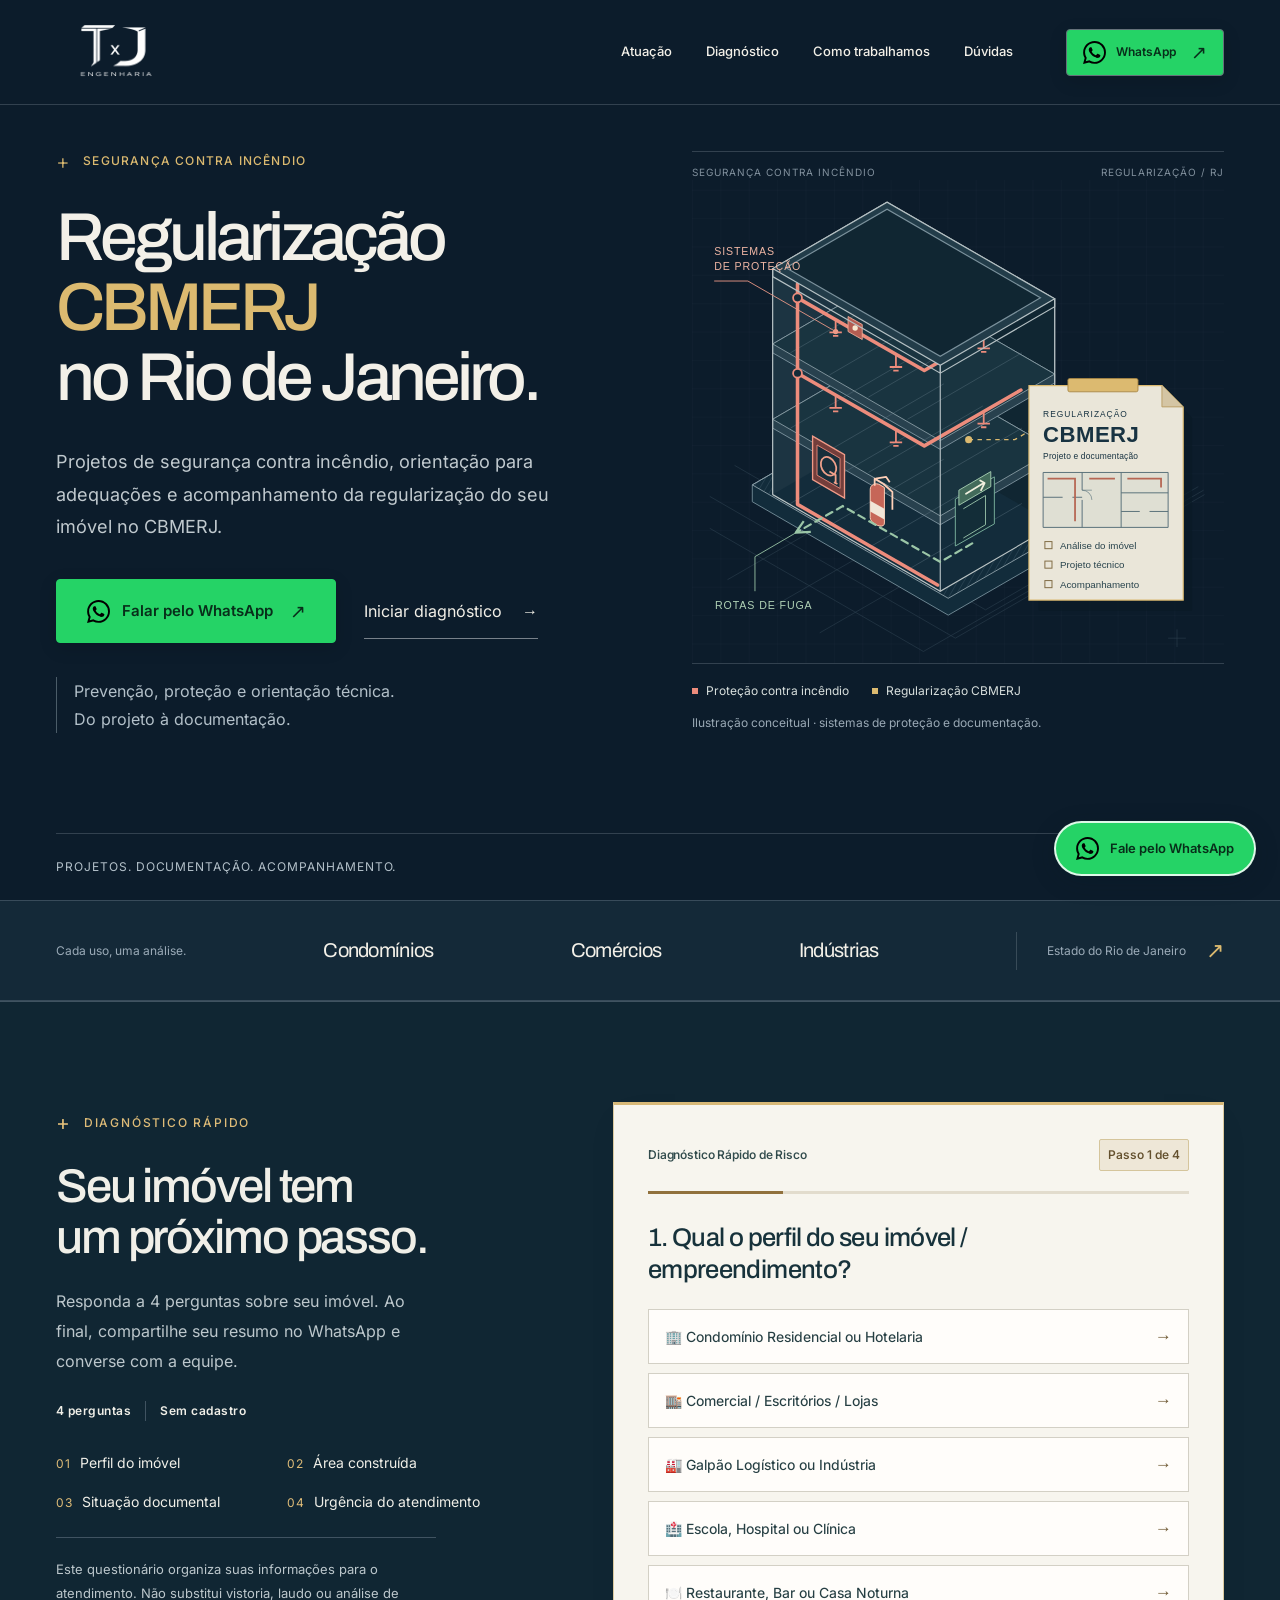
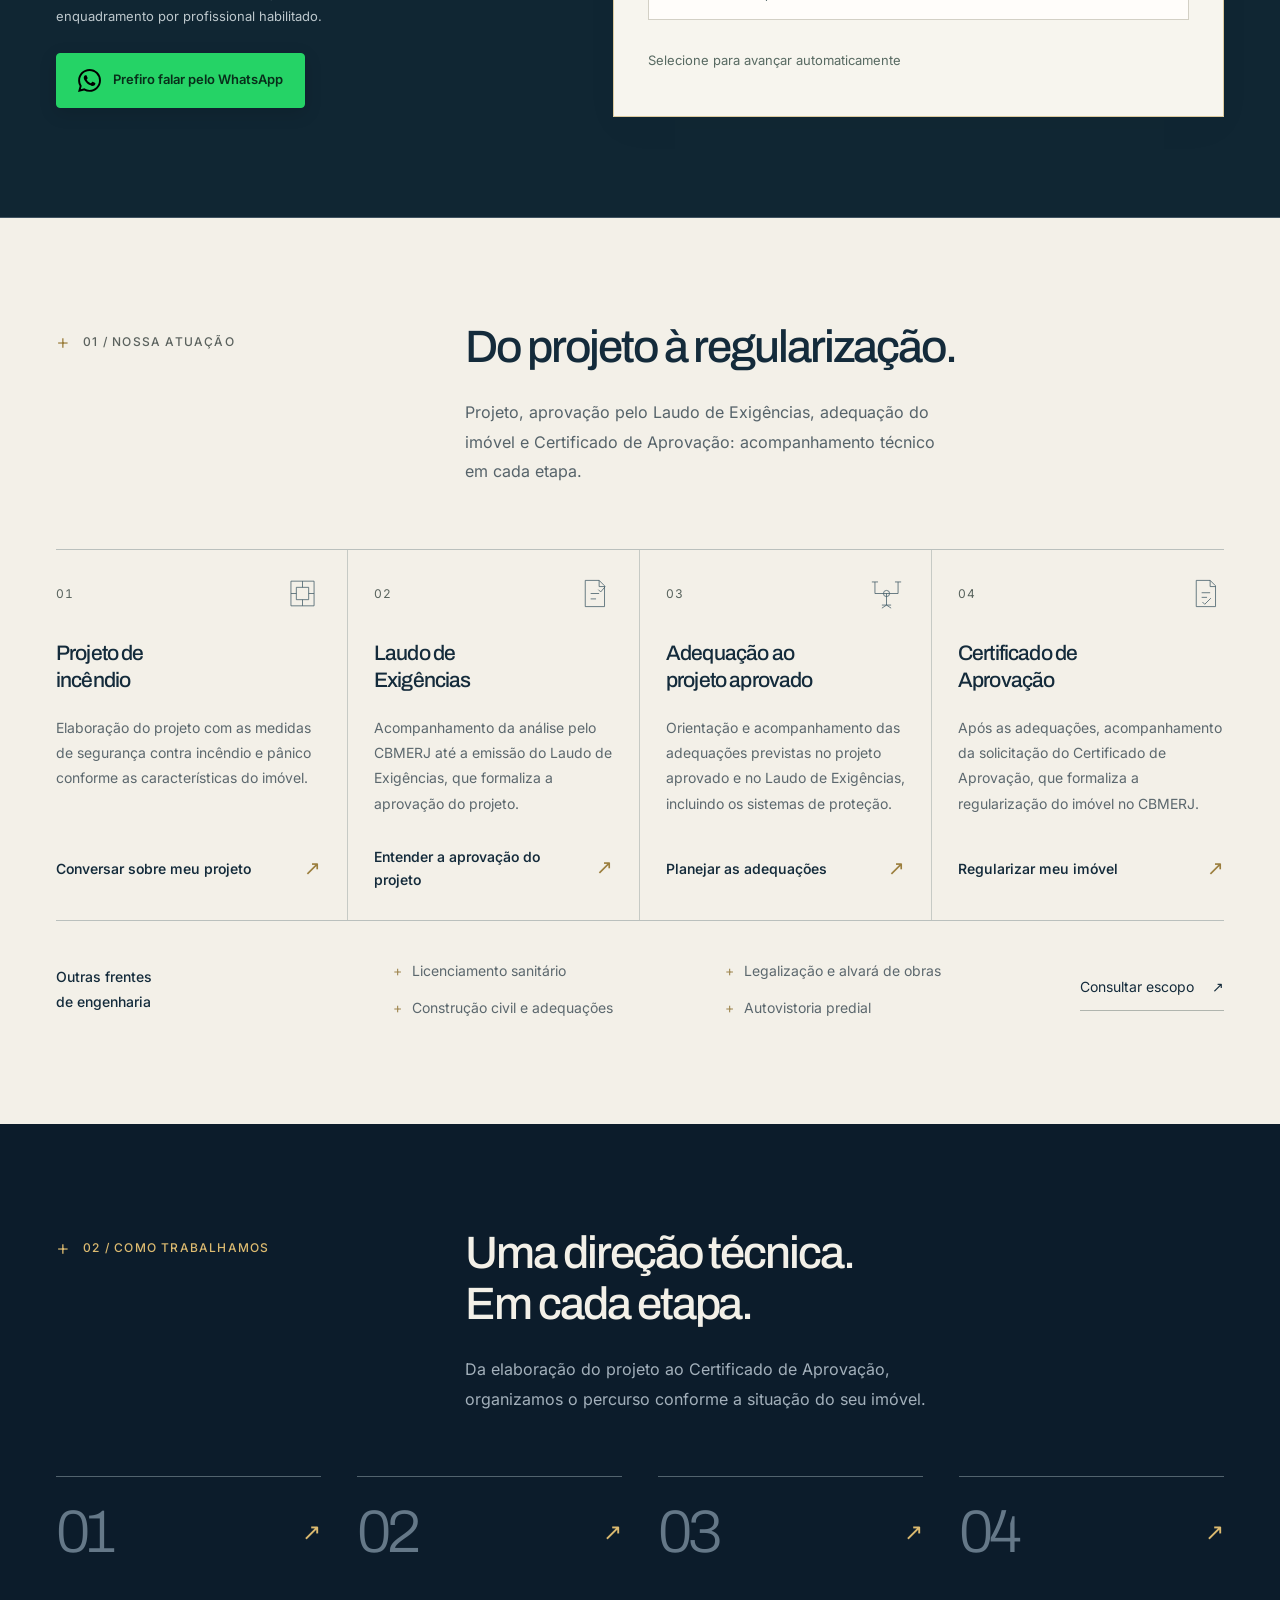
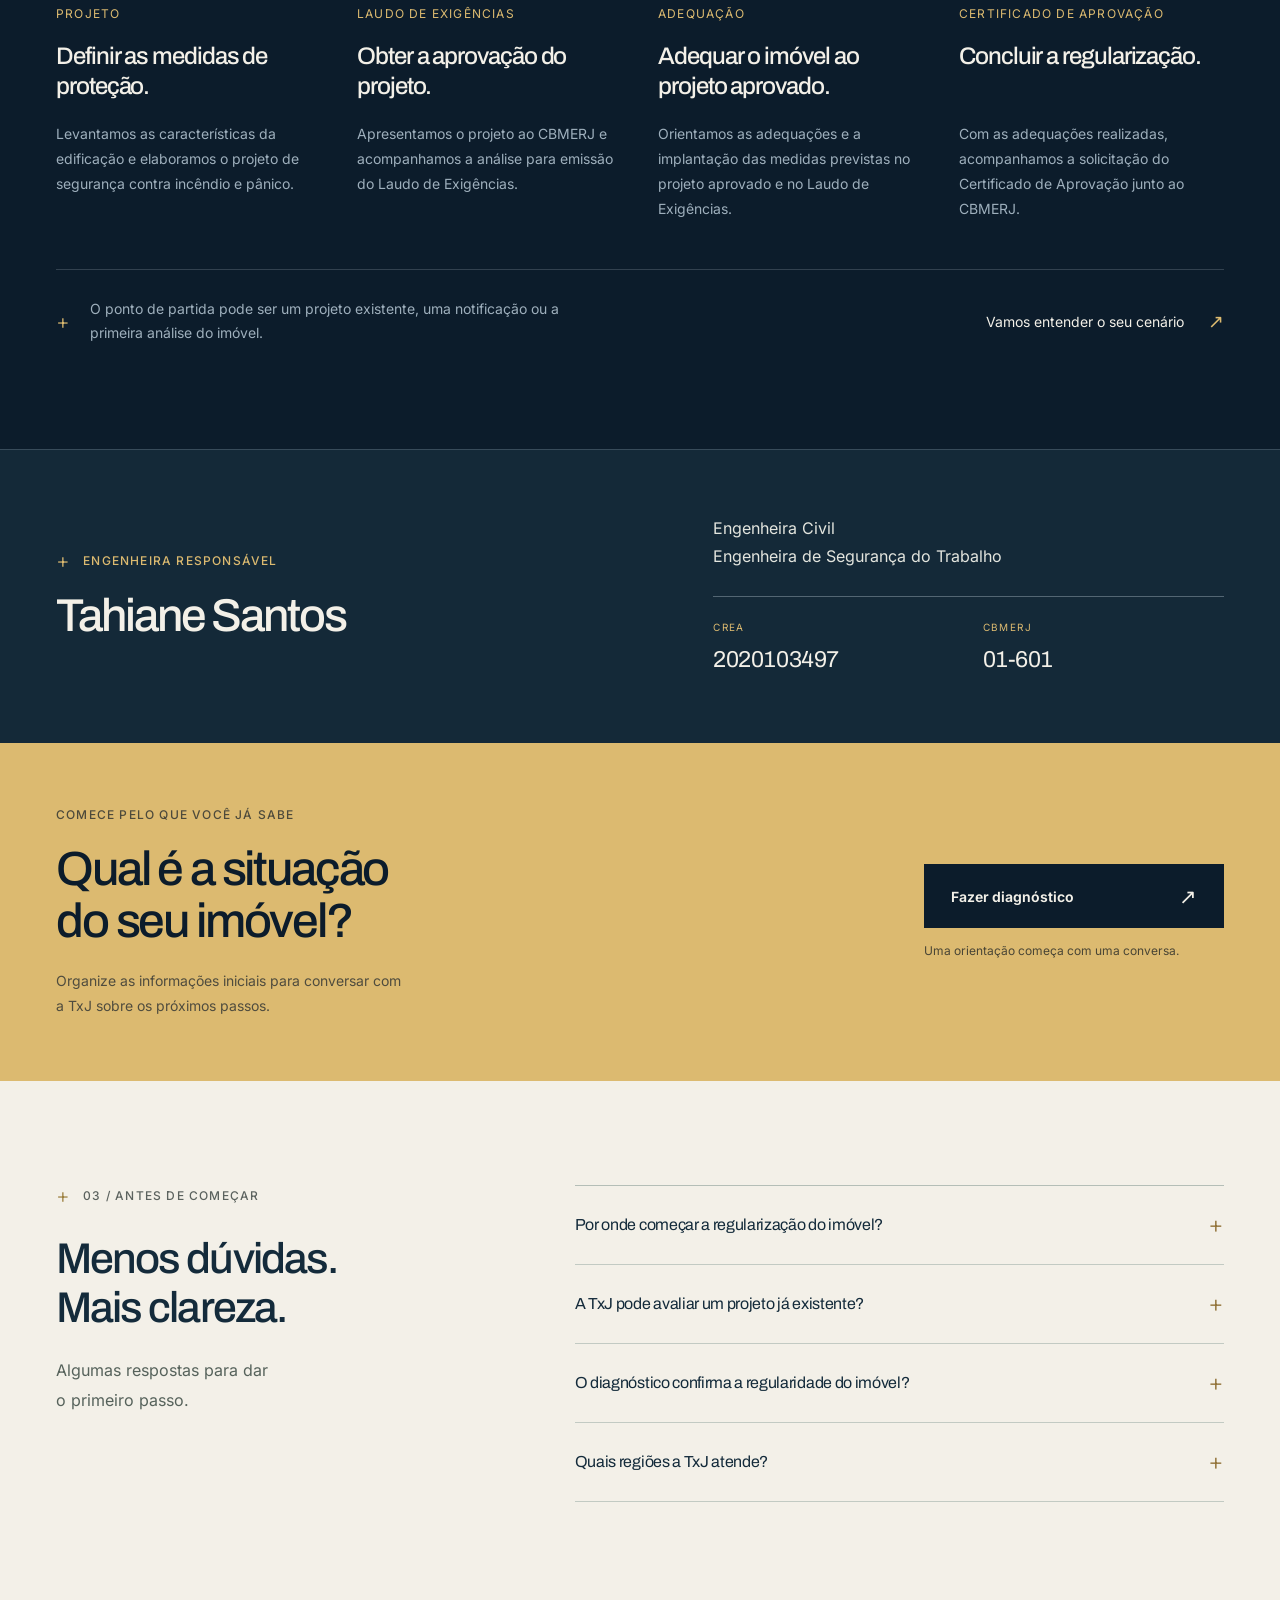
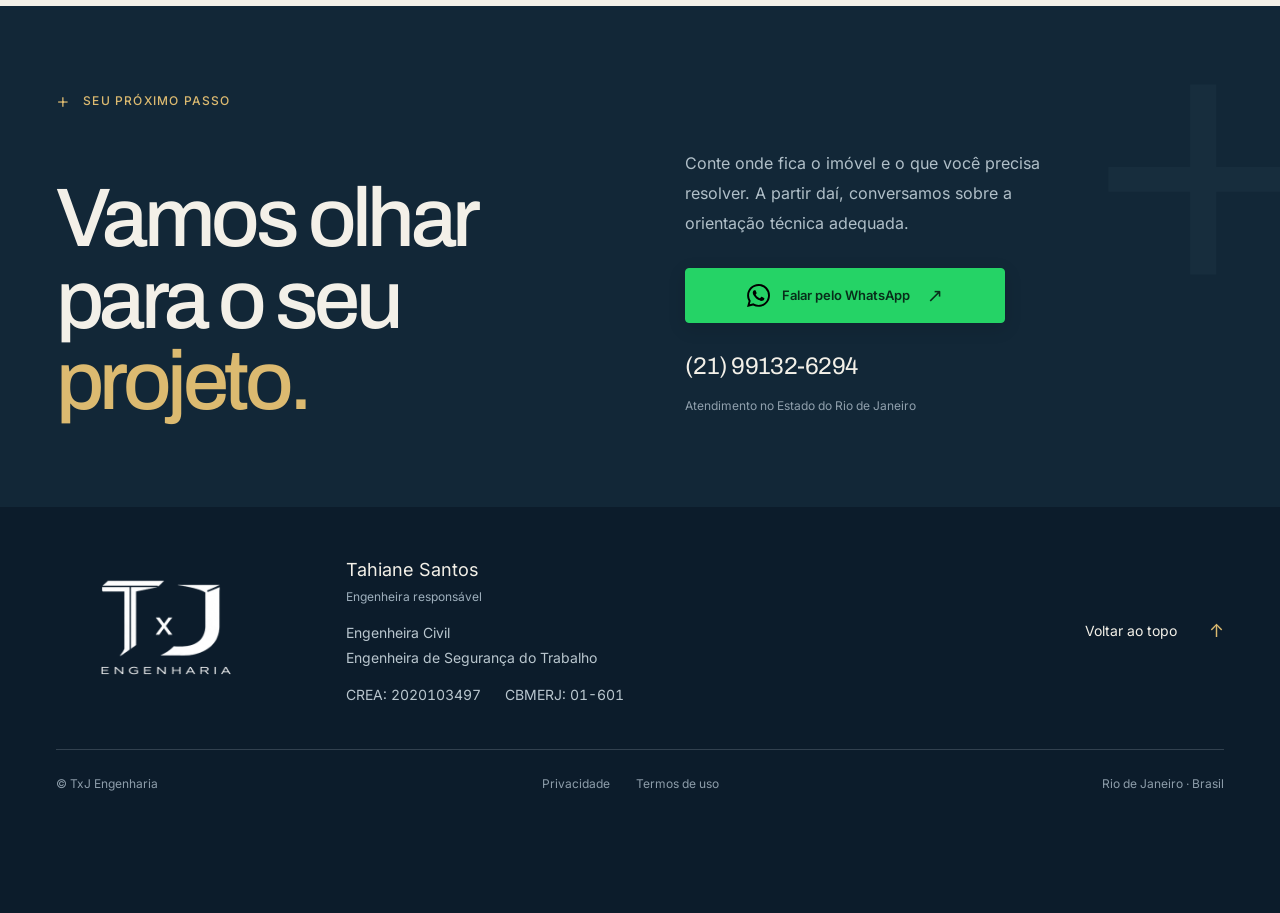
<file: index.html>
<!doctype html>
<html lang="pt-BR">
<head>
  <meta charset="utf-8">
  <meta name="viewport" content="width=device-width, initial-scale=1">
  <meta name="robots" content="index,follow,max-image-preview:large">
  <title>TxJ Engenharia | Segurança contra incêndio e regularização CBMERJ</title>
  <meta name="description" content="TxJ Engenharia: regularização CBMERJ, projetos de incêndio e acompanhamento técnico no Rio de Janeiro.">
  <meta name="theme-color" content="#0c1c2b">
  <link rel="preload" href="assets/archivo-latin.woff2" as="font" type="font/woff2" crossorigin>
  <link rel="preload" href="assets/inter-latin.woff2" as="font" type="font/woff2" crossorigin>
  <link rel="stylesheet" href="base.css?v=a63dad5f0fbd">
  <link rel="stylesheet" href="alternativa-b.css?v=8c93b0009dc7">
  <link rel="stylesheet" href="quiz.css?v=975b0ae7fd9c">
  <link rel="stylesheet" href="conversion.css?v=ad327b90e202">
  <script src="interactions.js?v=48eaee107dae" defer></script>
  <meta http-equiv="Content-Security-Policy" content="default-src 'self'; script-src 'self' 'sha256-Fi/RhvUF1dTmfF0SG0KO4uFcPfLOG9lQZgmAGXgcAiw='; script-src-attr 'none'; style-src 'self'; style-src-attr 'none'; img-src 'self'; font-src 'self'; connect-src 'self'; frame-src 'none'; object-src 'none'; base-uri 'self'; form-action 'none'">
  <link rel="canonical" href="https://loockx3.github.io/Tay-Engenharia/">
  <link rel="icon" href="/Tay-Engenharia/assets/icon-192.png" type="image/png">
  <meta property="og:type" content="website">
  <meta property="og:locale" content="pt_BR">
  <meta property="og:site_name" content="TxJ Engenharia">
  <meta property="og:title" content="Regularização CBMERJ no RJ | TxJ Engenharia">
  <meta property="og:description" content="Projetos de segurança contra incêndio e acompanhamento da regularização no CBMERJ. Atendimento em todo o estado do Rio de Janeiro.">
  <meta property="og:url" content="https://loockx3.github.io/Tay-Engenharia/">
  <meta property="og:image" content="https://loockx3.github.io/Tay-Engenharia/assets/og-txj.jpg">
  <meta property="og:image:width" content="1200">
  <meta property="og:image:height" content="630">
  <meta property="og:image:alt" content="TxJ Engenharia — segurança contra incêndio no Rio de Janeiro">
  <meta name="twitter:card" content="summary_large_image">
  <meta name="twitter:image" content="https://loockx3.github.io/Tay-Engenharia/assets/og-txj.jpg">
  <script type="application/ld+json">{
  "@context": "https://schema.org",
  "@graph": [
    {
      "@type": "Organization",
      "@id": "https://loockx3.github.io/Tay-Engenharia/#organization",
      "name": "TxJ Engenharia",
      "url": "https://loockx3.github.io/Tay-Engenharia/",
      "logo": "https://loockx3.github.io/Tay-Engenharia/assets/logo-clara.webp",
      "telephone": "+5521991326294",
      "areaServed": {
        "@type": "AdministrativeArea",
        "name": "Estado do Rio de Janeiro"
      }
    },
    {
      "@type": "Person",
      "@id": "https://loockx3.github.io/Tay-Engenharia/#responsavel",
      "name": "Tahiane Santos",
      "jobTitle": [
        "Engenheira Civil",
        "Engenheira de Segurança do Trabalho"
      ],
      "affiliation": {
        "@id": "https://loockx3.github.io/Tay-Engenharia/#organization"
      },
      "identifier": [
        {
          "@type": "PropertyValue",
          "name": "CREA",
          "value": "2020103497"
        },
        {
          "@type": "PropertyValue",
          "name": "CBMERJ",
          "value": "01-601"
        }
      ]
    },
    {
      "@type": "WebSite",
      "@id": "https://loockx3.github.io/Tay-Engenharia/#website",
      "url": "https://loockx3.github.io/Tay-Engenharia/",
      "name": "TxJ Engenharia",
      "inLanguage": "pt-BR",
      "publisher": {
        "@id": "https://loockx3.github.io/Tay-Engenharia/#organization"
      }
    },
    {
      "@type": "WebPage",
      "@id": "https://loockx3.github.io/Tay-Engenharia/",
      "url": "https://loockx3.github.io/Tay-Engenharia/",
      "name": "TxJ Engenharia | Segurança contra incêndio e regularização CBMERJ",
      "inLanguage": "pt-BR",
      "isPartOf": {
        "@id": "https://loockx3.github.io/Tay-Engenharia/#website"
      },
      "about": {
        "@id": "https://loockx3.github.io/Tay-Engenharia/#organization"
      }
    },
    {
      "@type": "Service",
      "@id": "https://loockx3.github.io/Tay-Engenharia/#projeto-incendio",
      "name": "Projeto de incêndio",
      "provider": {
        "@id": "https://loockx3.github.io/Tay-Engenharia/#organization"
      },
      "areaServed": {
        "@type": "AdministrativeArea",
        "name": "Estado do Rio de Janeiro"
      }
    },
    {
      "@type": "Service",
      "@id": "https://loockx3.github.io/Tay-Engenharia/#laudo-exigencias",
      "name": "Laudo de Exigências",
      "provider": {
        "@id": "https://loockx3.github.io/Tay-Engenharia/#organization"
      },
      "areaServed": {
        "@type": "AdministrativeArea",
        "name": "Estado do Rio de Janeiro"
      }
    },
    {
      "@type": "Service",
      "@id": "https://loockx3.github.io/Tay-Engenharia/#adequacao-projeto",
      "name": "Adequação ao projeto aprovado",
      "provider": {
        "@id": "https://loockx3.github.io/Tay-Engenharia/#organization"
      },
      "areaServed": {
        "@type": "AdministrativeArea",
        "name": "Estado do Rio de Janeiro"
      }
    },
    {
      "@type": "Service",
      "@id": "https://loockx3.github.io/Tay-Engenharia/#certificado-aprovacao",
      "name": "Certificado de Aprovação",
      "provider": {
        "@id": "https://loockx3.github.io/Tay-Engenharia/#organization"
      },
      "areaServed": {
        "@type": "AdministrativeArea",
        "name": "Estado do Rio de Janeiro"
      }
    }
  ]
}</script>
</head>
<body class="concept-b">
  <a class="b-skip" href="#conteudo">Ir para o conteúdo</a>
  <header class="b-header">
    <div class="b-wrap b-header-inner">
      <a class="b-logo" href="#inicio" aria-label="TxJ Engenharia — início"><img src="assets/logo-clara.webp" width="201" height="64" alt="TxJ Engenharia"></a>
      <button class="b-menu-toggle" type="button" data-menu-toggle aria-expanded="false" aria-controls="site-nav"><span>Menu</span><span class="b-menu-lines" aria-hidden="true"></span></button>
      <nav id="site-nav" class="b-nav" aria-label="Navegação principal">
        <a href="#servicos">Atuação</a>
        <a href="#diagnostico" data-diagnostic>Diagnóstico</a><a href="#processo">Como trabalhamos</a>
        <a href="#duvidas">Dúvidas</a>
        <a class="b-nav-contact wa-cta" href="https://wa.me/5521991326294" target="_blank" rel="noopener noreferrer"><img class="wa-icon" src="assets/whatsapp.svg" width="23" height="23" alt="" aria-hidden="true"><span class="wa-label">WhatsApp</span><span class="wa-arrow" aria-hidden="true">↗</span></a>
      </nav>
    </div>
  </header>

  <main id="conteudo">
    <section class="b-hero" id="inicio" aria-labelledby="hero-title">
      <div class="b-wrap b-hero-layout">
        <div class="b-hero-copy">
          <p class="b-eyebrow"><span class="b-cross" aria-hidden="true">+</span> Segurança contra incêndio</p>
          <h1 id="hero-title">Regularização <span>CBMERJ</span> no Rio de Janeiro.</h1>
          <p class="b-hero-description">Projetos de segurança contra incêndio, orientação para adequações e acompanhamento da regularização do seu imóvel no CBMERJ.</p>
          <div class="b-hero-actions">
            <a class="b-button b-button-gold wa-cta" href="https://wa.me/5521991326294" target="_blank" rel="noopener noreferrer"><img class="wa-icon" src="assets/whatsapp.svg" width="23" height="23" alt="" aria-hidden="true"><span class="wa-label">Falar pelo WhatsApp</span><span class="wa-arrow" aria-hidden="true">↗</span></a>
            <a class="b-text-link b-diagnostic-link" data-diagnostic href="#diagnostico">Iniciar diagnóstico <span aria-hidden="true">→</span></a>
          </div>
          <p class="b-hero-footnote">Prevenção, proteção e orientação técnica.<br>Do projeto à documentação.</p>
        </div>
        <figure class="b-drawing">
          <div class="b-drawing-heading"><span>SEGURANÇA CONTRA INCÊNDIO</span><span>REGULARIZAÇÃO / RJ</span></div>
          <img class="b-building b-safety-illustration" src="assets/seguranca-incendio-cbmerj.svg?v=7342cd9c3c86" width="600" height="545" alt="Edifício em corte com sprinklers, hidrante, extintor e saída sinalizada, conectado a uma prancha de projeto e documentação para regularização no CBMERJ." fetchpriority="high">
          <figcaption class="b-safety-caption"><span class="b-safety-legend"><span><i class="b-key-protection" aria-hidden="true"></i>Proteção contra incêndio</span><span><i class="b-key-documents" aria-hidden="true"></i>Regularização CBMERJ</span></span><span class="b-safety-note">Ilustração conceitual · sistemas de proteção e documentação.</span></figcaption>
        </figure>
      </div>
      <div class="b-wrap b-hero-bottom"><span>PROJETOS. DOCUMENTAÇÃO. ACOMPANHAMENTO.</span><a href="#servicos">Explore <span aria-hidden="true">↓</span></a></div>
    </section>

    <section class="b-audiences" aria-label="Perfis de imóveis atendidos">
      <div class="b-wrap b-audiences-inner"><p>Cada uso, uma análise.</p><span>Condomínios</span><span>Comércios</span><span>Indústrias</span><span class="b-audience-location">Estado do Rio de Janeiro <span aria-hidden="true">↗</span></span></div>
    </section>

    <!-- shared-quiz:start -->
<section class="homepage-quiz" id="diagnostico" aria-labelledby="quiz-section-title">
      <div class="homepage-quiz-inner">
        <div class="homepage-quiz-intro">
          <p class="quiz-eyebrow"><span aria-hidden="true">+</span> Diagnóstico rápido</p>
          <h2 id="quiz-section-title">Seu imóvel tem<br>um próximo passo.</h2>
          <p class="quiz-intro-description">Responda a 4 perguntas sobre seu imóvel. Ao final, compartilhe seu resumo no WhatsApp e converse com a equipe.</p>
          <div class="quiz-intro-meta"><span>4 perguntas</span><span>Sem cadastro</span></div>
          <ol class="quiz-topics" aria-label="O que vamos entender">
            <li><span aria-hidden="true">01</span> Perfil do imóvel</li>
            <li><span aria-hidden="true">02</span> Área construída</li>
            <li><span aria-hidden="true">03</span> Situação documental</li>
            <li><span aria-hidden="true">04</span> Urgência do atendimento</li>
          </ol>
          <p class="quiz-disclaimer">Este questionário organiza suas informações para o atendimento. Não substitui vistoria, laudo ou análise de enquadramento por profissional habilitado.</p>
          <a class="quiz-direct-contact wa-cta" href="https://wa.me/5521991326294" target="_blank" rel="noopener noreferrer"><img src="assets/whatsapp.svg" class="wa-icon" alt="" width="23" height="23"><span class="wa-label">Prefiro falar pelo WhatsApp</span></a>
          <noscript><p class="quiz-no-script">Ative o JavaScript para usar o questionário. Você também pode falar diretamente pelo WhatsApp.</p><a class="wa-cta" href="https://wa.me/5521991326294" target="_blank" rel="noopener noreferrer"><img src="assets/whatsapp.svg" class="wa-icon" alt="" width="22" height="22"><span>Falar no WhatsApp</span></a></noscript>
        </div>
        <div class="quiz-card" id="quiz-box" tabindex="-1">
                        <div class="quiz-header">
                            <span class="quiz-header-title">Diagnóstico Rápido de Risco</span>
                            <span class="quiz-step-indicator" id="quiz-step-indicator" role="status" aria-live="polite">Passo 1 de 4</span>
                        </div>
                        <div class="quiz-progress-bar" aria-hidden="true">
                            <div class="quiz-progress-fill" id="quiz-progress-fill" data-step="1"></div>
                        </div>
                        <div class="quiz-step-pane active" data-step="1">
                            <h3 class="quiz-question-title" tabindex="-1">1. Qual o perfil do seu imóvel / empreendimento?</h3>
                            <div class="quiz-options-grid">
                                <button type="button" disabled class="quiz-opt-btn" data-question="Perfil do Imóvel" data-value="Condomínio Residencial ou Hotelaria">
                                    <span>🏢 Condomínio Residencial ou Hotelaria</span>
                                    <span class="opt-arrow" aria-hidden="true">→</span>
                                </button>
                                <button type="button" disabled class="quiz-opt-btn" data-question="Perfil do Imóvel" data-value="Comercial / Escritórios / Lojas">
                                    <span>🏬 Comercial / Escritórios / Lojas</span>
                                    <span class="opt-arrow" aria-hidden="true">→</span>
                                </button>
                                <button type="button" disabled class="quiz-opt-btn" data-question="Perfil do Imóvel" data-value="Galpão Logístico ou Indústria">
                                    <span>🏭 Galpão Logístico ou Indústria</span>
                                    <span class="opt-arrow" aria-hidden="true">→</span>
                                </button>
                                <button type="button" disabled class="quiz-opt-btn" data-question="Perfil do Imóvel" data-value="Escola, Hospital ou Clínica">
                                    <span>🏥 Escola, Hospital ou Clínica</span>
                                    <span class="opt-arrow" aria-hidden="true">→</span>
                                </button>
                                <button type="button" disabled class="quiz-opt-btn" data-question="Perfil do Imóvel" data-value="Restaurante, Bar ou Casa Noturna">
                                    <span>🍽️ Restaurante, Bar ou Casa Noturna</span>
                                    <span class="opt-arrow" aria-hidden="true">→</span>
                                </button>
                            </div>
                            <div class="quiz-nav-row">
                                <span class="quiz-auto-advance">Selecione para avançar automaticamente</span>
                            </div>
                        </div>
                        <div class="quiz-step-pane" hidden data-step="2">
                            <h3 class="quiz-question-title" tabindex="-1">2. Qual a metragem quadrada aproximada da área construída?</h3>
                            <div class="quiz-options-grid">
                                <button type="button" disabled class="quiz-opt-btn" data-question="Área Construída" data-value="Até 900 m²">
                                    <span>📐 Até 900 m²</span>
                                    <span class="opt-arrow" aria-hidden="true">→</span>
                                </button>
                                <button type="button" disabled class="quiz-opt-btn" data-question="Área Construída" data-value="Acima de 900 m² até 1.500 m²">
                                    <span>📐 Acima de 900 m² até 1.500 m²</span>
                                    <span class="opt-arrow" aria-hidden="true">→</span>
                                </button>
                                <button type="button" disabled class="quiz-opt-btn" data-question="Área Construída" data-value="Acima de 1.500 m²">
                                    <span>🏭 Acima de 1.500 m²</span>
                                    <span class="opt-arrow" aria-hidden="true">→</span>
                                </button>
                                <button type="button" disabled class="quiz-opt-btn" data-question="Área Construída" data-value="Não sei exatamente a área">
                                    <span>❓ Não sei informar a metragem exata</span>
                                    <span class="opt-arrow" aria-hidden="true">→</span>
                                </button>
                            </div>
                            <div class="quiz-nav-row">
                                <button type="button" disabled class="btn-quiz-back js-quiz-back">← Voltar</button>
                                <button type="button" disabled class="btn-quiz-restart js-quiz-restart">Recomeçar</button>
                            </div>
                        </div>
                        <div class="quiz-step-pane" hidden data-step="3">
                            <h3 class="quiz-question-title" tabindex="-1">3. Qual a situação documental atual perante os Bombeiros?</h3>
                            <div class="quiz-options-grid">
                                <button type="button" disabled class="quiz-opt-btn" data-question="Situação CBMERJ" data-value="Recebeu Notificação / Auto de Infração do CBMERJ">
                                    <span>🚨 Recebeu Notificação ou Auto de Infração</span>
                                    <span class="opt-arrow" aria-hidden="true">→</span>
                                </button>
                                <button type="button" disabled class="quiz-opt-btn" data-question="Situação CBMERJ" data-value="Nunca teve Projeto ou Laudo de Exigências">
                                    <span>📄 Nunca teve Projeto Técnico ou Laudo de Exigências</span>
                                    <span class="opt-arrow" aria-hidden="true">→</span>
                                </button>
                                <button type="button" disabled class="quiz-opt-btn" data-question="Situação CBMERJ" data-value="Certificado de Aprovação (CA) Vencido">
                                    <span>❌ Certificado de Aprovação (CA) Vencido</span>
                                    <span class="opt-arrow" aria-hidden="true">→</span>
                                </button>
                                <button type="button" disabled class="quiz-opt-btn" data-question="Situação CBMERJ" data-value="Regularização Preventiva / Obtenção de Alvará">
                                    <span>🔄 Regularização Preventiva / Alvará Inicial</span>
                                    <span class="opt-arrow" aria-hidden="true">→</span>
                                </button>
                            </div>
                            <div class="quiz-nav-row">
                                <button type="button" disabled class="btn-quiz-back js-quiz-back">← Voltar</button>
                                <button type="button" disabled class="btn-quiz-restart js-quiz-restart">Recomeçar</button>
                            </div>
                        </div>
                        <div class="quiz-step-pane" hidden data-step="4">
                            <h3 class="quiz-question-title" tabindex="-1">4. Qual a urgência para a emissão da documentação?</h3>
                            <div class="quiz-options-grid">
                                <button type="button" disabled class="quiz-opt-btn" data-question="Urgência do Atendimento" data-value="Urgência Máxima (Risco Iminente de Multa ou Interdição)">
                                    <span>⚡ Urgência Máxima (Risco de Multa / Interdição)</span>
                                    <span class="opt-arrow" aria-hidden="true">→</span>
                                </button>
                                <button type="button" disabled class="quiz-opt-btn" data-question="Urgência do Atendimento" data-value="Curto Prazo (Próximos 15 a 30 dias)">
                                    <span>📅 Curto Prazo (Próximos 15 a 30 dias)</span>
                                    <span class="opt-arrow" aria-hidden="true">→</span>
                                </button>
                                <button type="button" disabled class="quiz-opt-btn" data-question="Urgência do Atendimento" data-value="Planejamento e Cotação Orçamentária">
                                    <span>🔍 Planejamento Anual e Orçamento</span>
                                    <span class="opt-arrow" aria-hidden="true">→</span>
                                </button>
                            </div>
                            <div class="quiz-nav-row">
                                <button type="button" disabled class="btn-quiz-back js-quiz-back">← Voltar</button>
                                <button type="button" disabled class="btn-quiz-restart js-quiz-restart">Recomeçar</button>
                            </div>
                        </div>
                        <div class="quiz-result-pane" id="quiz-result-pane" hidden>
                            <div class="result-status-card">
                                <span class="result-badge-label" id="result-status-badge">RESUMO PARA ATENDIMENTO</span>
                                <h3 class="quiz-question-title" tabindex="-1">Próximo passo: avaliação técnica</h3>
                                <p class="">
                                    Este questionário organiza suas informações para o atendimento. Não substitui vistoria, laudo ou análise de enquadramento por profissional habilitado.
                                </p>
                            </div>
                            <div class="result-summary-box">
                                <div class="summary-title">Resumo das respostas:</div>
                                <ul class="summary-list" id="quiz-summary-list">
                                </ul>
                            </div>
                            <a href="https://wa.me/5521991326294" class="wa-cta" id="btn-quiz-wa-submit" target="_blank" rel="noopener noreferrer"><img src="assets/whatsapp.svg" class="wa-icon" alt="" width="22" height="22"><span>Compartilhar no WhatsApp</span></a>
                            <p class="privacy-note">Ao abrir o WhatsApp, você compartilha as quatro respostas acima com esse serviço. O questionário não envia informações automaticamente.</p><div class="quiz-nav-row">
                                <button type="button" disabled class="btn-quiz-back js-quiz-back">← Ajustar Respostas</button>
                                <button type="button" disabled class="btn-quiz-restart js-quiz-restart">🔄 Reiniciar Diagnóstico</button>
                            </div>
                        </div>
                    </div>
      </div>
    </section>
    <!-- shared-quiz:end -->
    <section class="b-services b-section" id="servicos" aria-labelledby="services-title">
      <div class="b-wrap">
        <div class="b-section-intro">
          <p class="b-eyebrow b-eyebrow-dark"><span class="b-cross" aria-hidden="true">+</span> 01 / Nossa atuação</p>
          <div><h2 id="services-title">Do projeto à regularização.</h2><p>Projeto, aprovação pelo Laudo de Exigências, adequação do imóvel e Certificado de Aprovação: acompanhamento técnico em cada etapa.</p></div>
        </div>
        <div class="b-service-grid">
          <article class="b-service" id="projeto-incendio"><div class="b-service-top"><span>01</span><svg viewBox="0 0 48 48" fill="none" aria-hidden="true"><path d="M9 8h30v32H9V8Zm7 8h16v16H16V16Zm8-8v8m15 8h-7m-8 16v-8M9 24h7"/></svg></div><h3>Projeto de<br>incêndio</h3><p>Elaboração do projeto com as medidas de segurança contra incêndio e pânico conforme as características do imóvel.</p><a href="#contato">Conversar sobre meu projeto <span aria-hidden="true">↗</span></a></article>
          <article class="b-service" id="laudo-exigencias"><div class="b-service-top"><span>02</span><svg viewBox="0 0 48 48" fill="none" aria-hidden="true"><path d="M12 7h18l7 7v27H12V7Zm18 0v8h7M19 24h11m-11 7h7m3-12 3 3 6-7"/></svg></div><h3>Laudo de<br>Exigências</h3><p>Acompanhamento da análise pelo CBMERJ até a emissão do Laudo de Exigências, que formaliza a aprovação do projeto.</p><a href="#contato">Entender a aprovação do projeto <span aria-hidden="true">↗</span></a></article>
          <article class="b-service" id="adequacao-projeto"><div class="b-service-top"><span>03</span><svg viewBox="0 0 48 48" fill="none" aria-hidden="true"><path d="M9 9v15h30V9M24 24v15m-6 0h12M5 9h8m22 0h8M18 43l6-4 6 4"/><circle cx="24" cy="24" r="4"/></svg></div><h3>Adequação ao<br>projeto aprovado</h3><p>Orientação e acompanhamento das adequações previstas no projeto aprovado e no Laudo de Exigências, incluindo os sistemas de proteção.</p><a href="#contato">Planejar as adequações <span aria-hidden="true">↗</span></a></article>
          <article class="b-service" id="certificado-aprovacao"><div class="b-service-top"><span>04</span><svg viewBox="0 0 48 48" fill="none" aria-hidden="true"><path d="M12 7h18l7 7v27H12V7Zm18 0v8h7M19 23h11m-11 6h7m-6 6 3 3 8-8"/></svg></div><h3>Certificado de<br>Aprovação</h3><p>Após as adequações, acompanhamento da solicitação do Certificado de Aprovação, que formaliza a regularização do imóvel no CBMERJ.</p><a href="#contato">Regularizar meu imóvel <span aria-hidden="true">↗</span></a></article>
        </div>
        <div class="b-other-services"><h3>Outras frentes<br>de engenharia</h3><ul><li>Licenciamento sanitário</li><li>Legalização e alvará de obras</li><li>Construção civil e adequações</li><li>Autovistoria predial</li></ul><a class="b-text-link b-dark-link" href="#contato">Consultar escopo <span aria-hidden="true">↗</span></a></div>
      </div>
    </section>

    <section class="b-process b-section" id="processo" aria-labelledby="process-title">
      <div class="b-wrap">
        <div class="b-section-intro"><p class="b-eyebrow"><span class="b-cross" aria-hidden="true">+</span> 02 / Como trabalhamos</p><div><h2 id="process-title">Uma direção técnica.<br>Em cada etapa.</h2><p>Da elaboração do projeto ao Certificado de Aprovação, organizamos o percurso conforme a situação do seu imóvel.</p></div></div>
        <ol class="b-process-list">
          <li><span class="b-step-number">01<span aria-hidden="true">↗</span></span><div><span class="b-step-caption">PROJETO</span><h3>Definir as medidas de proteção.</h3><p>Levantamos as características da edificação e elaboramos o projeto de segurança contra incêndio e pânico.</p></div></li>
          <li><span class="b-step-number">02<span aria-hidden="true">↗</span></span><div><span class="b-step-caption">LAUDO DE EXIGÊNCIAS</span><h3>Obter a aprovação do projeto.</h3><p>Apresentamos o projeto ao CBMERJ e acompanhamos a análise para emissão do Laudo de Exigências.</p></div></li>
          <li><span class="b-step-number">03<span aria-hidden="true">↗</span></span><div><span class="b-step-caption">ADEQUAÇÃO</span><h3>Adequar o imóvel ao projeto aprovado.</h3><p>Orientamos as adequações e a implantação das medidas previstas no projeto aprovado e no Laudo de Exigências.</p></div></li>
          <li><span class="b-step-number">04<span aria-hidden="true">↗</span></span><div><span class="b-step-caption">CERTIFICADO DE APROVAÇÃO</span><h3>Concluir a regularização.</h3><p>Com as adequações realizadas, acompanhamos a solicitação do Certificado de Aprovação junto ao CBMERJ.</p></div></li>
        </ol>
        <div class="b-process-note"><span class="b-cross" aria-hidden="true">+</span><p>O ponto de partida pode ser um projeto existente, uma notificação ou a primeira análise do imóvel.</p><a href="#contato">Vamos entender o seu cenário <span aria-hidden="true">↗</span></a></div>
      </div>
    </section>

    <section class="b-responsible" id="responsavel" aria-labelledby="responsible-title">
      <div class="b-wrap b-responsible-layout">
        <div><p class="b-eyebrow"><span class="b-cross" aria-hidden="true">+</span> Engenheira responsável</p><h2 id="responsible-title">Tahiane Santos</h2></div>
        <div class="b-responsible-details"><p class="b-responsible-role">Engenheira Civil<br>Engenheira de Segurança do Trabalho</p><dl class="b-responsible-records"><div><dt>CREA</dt><dd>2020103497</dd></div><div><dt>CBMERJ</dt><dd>01-601</dd></div></dl></div>
      </div>
    </section>

    <section class="b-diagnostic" aria-labelledby="diagnostic-title"><div class="b-wrap b-diagnostic-inner"><div><p class="b-eyebrow b-eyebrow-dark">COMECE PELO QUE VOCÊ JÁ SABE</p><h2 id="diagnostic-title">Qual é a situação<br>do seu imóvel?</h2><p>Organize as informações iniciais para conversar com a TxJ sobre os próximos passos.</p></div><div class="b-diagnostic-action"><a class="b-button b-button-navy" data-diagnostic href="#diagnostico">Fazer diagnóstico <span aria-hidden="true">↗</span></a><span>Uma orientação começa com uma conversa.</span></div></div></section>

    <section class="b-faq b-section" id="duvidas" aria-labelledby="faq-title"><div class="b-wrap b-faq-layout"><div><p class="b-eyebrow b-eyebrow-dark"><span class="b-cross" aria-hidden="true">+</span> 03 / Antes de começar</p><h2 id="faq-title">Menos dúvidas.<br>Mais clareza.</h2><p>Algumas respostas para dar<br>o primeiro passo.</p></div><div class="b-faq-list">
      <details><summary>Por onde começar a regularização do imóvel?<span aria-hidden="true">+</span></summary><p>Comece reunindo as informações sobre o uso, a localização e a documentação existente. A análise técnica identifica a situação da edificação e orienta os próximos passos conforme suas características.</p></details>
      <details><summary>A TxJ pode avaliar um projeto já existente?<span aria-hidden="true">+</span></summary><p>Você pode enviar o projeto e os documentos disponíveis para a análise inicial da demanda. O escopo de atuação será definido a partir da situação do imóvel.</p></details>
      <details><summary>O diagnóstico confirma a regularidade do imóvel?<span aria-hidden="true">+</span></summary><p>Não. O questionário organiza as informações para o atendimento. Ele não substitui vistoria, laudo ou avaliação por profissional habilitado, nem confirma a regularidade do imóvel.</p></details>
      <details><summary>Quais regiões a TxJ atende?<span aria-hidden="true">+</span></summary><p>O atendimento abrange o Estado do Rio de Janeiro, conforme a disponibilidade e o escopo do serviço. Informe a localização do imóvel na conversa inicial.</p></details>
    </div></div></section>

    <section class="b-contact b-section" id="contato" aria-labelledby="contact-title"><div class="b-wrap"><p class="b-eyebrow"><span class="b-cross" aria-hidden="true">+</span> Seu próximo passo</p><div class="b-contact-grid"><h2 id="contact-title">Vamos olhar<br>para o seu<br><em>projeto.</em></h2><div class="b-contact-copy"><p>Conte onde fica o imóvel e o que você precisa resolver. A partir daí, conversamos sobre a orientação técnica adequada.</p><a class="b-button b-button-gold wa-cta" href="https://wa.me/5521991326294" target="_blank" rel="noopener noreferrer"><img class="wa-icon" src="assets/whatsapp.svg" width="23" height="23" alt="" aria-hidden="true"><span class="wa-label">Falar pelo WhatsApp</span><span class="wa-arrow" aria-hidden="true">↗</span></a><a class="b-phone" href="tel:+5521991326294">(21) 99132-6294</a><span class="b-contact-region">Atendimento no Estado do Rio de Janeiro</span></div></div></div></section>
  </main>
  <aside aria-label="Contato rápido"><a class="wa-cta wa-floating" href="https://wa.me/5521991326294" target="_blank" rel="noopener noreferrer" aria-label="Fale pelo WhatsApp — TxJ Engenharia"><img class="wa-icon" src="assets/whatsapp.svg" width="23" height="23" alt="" aria-hidden="true"><span class="wa-label">Fale pelo WhatsApp</span></a></aside>

  <footer class="b-footer" id="rodape"><div class="b-wrap"><div class="b-footer-top"><a class="b-logo" href="#inicio" aria-label="TxJ Engenharia — voltar ao início"><img src="assets/logo-clara.webp" width="201" height="64" alt="TxJ Engenharia" loading="lazy"></a><div class="b-footer-profile"><p class="b-footer-name"><a href="#responsavel">Tahiane Santos</a><span>Engenheira responsável</span></p><p>Engenheira Civil<br>Engenheira de Segurança do Trabalho</p><p class="b-footer-records"><span>CREA: 2020103497</span><span>CBMERJ: 01-601</span></p></div><a href="#inicio">Voltar ao topo <span aria-hidden="true">↑</span></a></div><div class="b-footer-bottom"><span>© TxJ Engenharia</span><div><a href="privacidade.html" target="_blank" rel="noopener noreferrer">Privacidade</a><a href="termos.html" target="_blank" rel="noopener noreferrer">Termos de uso</a></div><span>Rio de Janeiro · Brasil</span></div></div></footer>
  <noscript><p class="b-wrap">O diagnóstico precisa de JavaScript. Para atendimento, use os links do WhatsApp disponíveis nesta página.</p></noscript>
</body>
</html>
</file>
<file: base.css>
@font-face{font-family:Inter;src:url('assets/inter-latin.woff2') format('woff2');font-weight:100 900;font-display:swap}
@font-face{font-family:Archivo;src:url('assets/archivo-latin.woff2') format('woff2');font-weight:100 900;font-display:swap}
*,*::before,*::after{box-sizing:border-box}html{scroll-behavior:smooth;scroll-padding-top:40px}body{margin:0;font-family:Inter,Arial,sans-serif;-webkit-font-smoothing:antialiased}button,input,select,textarea{font:inherit}button,a{-webkit-tap-highlight-color:transparent}button{cursor:pointer}a{color:inherit}img,svg{max-width:100%}button:disabled{cursor:default}h1,h2,h3,p,figure{margin:0}a,button,summary{touch-action:manipulation}button,a,summary{outline-offset:6px}:focus-visible{outline:3px solid #a56616}button[hidden],[hidden]{display:none!important}
.skip-link{position:fixed;left:16px;top:-100px;z-index:100;padding:16px;background:#fff;color:#112838}.skip-link:focus{top:8px}
@media(prefers-reduced-motion:reduce){html{scroll-behavior:auto}*,*::before,*::after{animation:none!important;transition:none!important}}
</file>
<file: alternativa-b.css>
.concept-b{--b-navy:#0c1c2b;--b-paper:#f3f0e8;--b-gold:#dcba70;--b-muted:#a7b2bb;--b-ink:#142b3b;--b-line:rgba(213,224,230,.19);margin:0;color:var(--b-paper);background:var(--b-navy);font-family:Inter,Arial,sans-serif;font-size:16px;line-height:1.65;-webkit-font-smoothing:antialiased}
.concept-b *{box-sizing:border-box}
.concept-b a{color:inherit;text-decoration:none}
.concept-b button,.concept-b input{font:inherit}
.concept-b button,.concept-b summary,.concept-b a{ -webkit-tap-highlight-color:transparent}
.concept-b h1,.concept-b h2,.concept-b h3,.concept-b p,.concept-b figure{margin:0}
.concept-b h1,.concept-b h2,.concept-b h3{font-family:Archivo,Inter,Arial,sans-serif;font-weight:500;letter-spacing:-.045em}
.concept-b button{cursor:pointer}
.concept-b button:focus-visible,.concept-b a:focus-visible,.concept-b summary:focus-visible{outline:3px solid #b88b2d;outline-offset:5px}
.concept-b ::selection{color:var(--b-navy);background:var(--b-gold)}
.concept-b .b-wrap{width:calc(100% - 112px);max-width:1328px;margin-inline:auto}
.concept-b .b-skip{position:absolute;top:-100px;left:16px;background:var(--b-gold);color:var(--b-navy);padding:12px 18px;z-index:100}
.concept-b .b-skip:focus{top:8px}
.concept-b .b-header{border-bottom:1px solid var(--b-line)}
.concept-b .b-header-inner{display:flex;align-items:center;justify-content:space-between;gap:48px;min-height:104px}
.concept-b .b-logo{display:inline-flex;align-items:center;flex-shrink:0}
.concept-b .b-logo img{display:block;width:161px;height:auto;max-height:62px;object-fit:contain}
.concept-b .b-nav{display:flex;align-items:center;gap:34px;font-size:13px;font-weight:500}
.concept-b .b-nav>a{transition:color .18s}
.concept-b .b-nav>a:hover{color:var(--b-gold)}
.concept-b .b-nav .b-nav-contact{padding:12px 17px;border:1px solid #65717a;margin-left:19px;display:flex;align-items:center;gap:24px}
.concept-b .b-menu-toggle{display:none}
.concept-b .b-hero{overflow:hidden}
.concept-b .b-hero-layout{display:grid;grid-template-columns:1.08fr 1fr;gap:20px;align-items:center;padding-top:58px;padding-bottom:52px}
.concept-b .b-eyebrow{display:flex;align-items:center;gap:12px;font-size:10px;font-weight:500;line-height:1.5;letter-spacing:.17em;text-transform:uppercase;color:var(--b-gold)}
.concept-b .b-cross{font-size:21px;line-height:1;font-weight:300}
.concept-b .b-hero h1{font-size:clamp(54px,5.35vw,76px);line-height:1.02;letter-spacing:-.058em;max-width:730px;margin:33px 0 27px}
.concept-b .b-hero h1 span{color:var(--b-gold);display:block}
.concept-b .b-hero-description{max-width:430px;font-size:15px;line-height:1.85;color:#c0c9ce}
.concept-b .b-hero-actions{display:flex;flex-wrap:wrap;align-items:center;gap:25px;margin-top:35px}
.concept-b .b-button{min-height:54px;display:inline-flex;align-items:center;justify-content:space-between;gap:30px;padding:15px 22px;font-size:12px;font-weight:650;line-height:1.5;border:1px solid transparent;transition:background .2s,transform .2s;color:var(--b-navy)}
.concept-b .b-button span{font-size:21px;line-height:1;font-weight:400}
.concept-b .b-button:hover{transform:translateY(-2px)}
.concept-b .b-button-gold{background:var(--b-gold);color:var(--b-navy)}
.concept-b .b-button-gold:hover{background:#ebcd8b}
.concept-b .b-text-link{display:inline-flex;align-items:center;gap:18px;font-size:11px;border-bottom:1px solid #78818a;padding-bottom:5px}
.concept-b .b-text-link:hover{color:var(--b-gold)}
.concept-b .b-hero-footnote{border-left:1px solid #4b5c68;padding-left:17px;margin-top:35px;color:#8f9da8;font-size:10px;line-height:1.8}
.concept-b .b-drawing{position:relative;align-self:stretch;min-width:0;display:flex;flex-direction:column;justify-content:center;padding-left:20px}
.concept-b .b-drawing-heading{display:flex;justify-content:space-between;color:#81909d;font-size:9px;letter-spacing:.15em;border-top:1px solid var(--b-line);padding-top:12px;margin-top:2px}
.concept-b .b-building{display:block;width:100%;height:auto;min-height:420px;max-height:580px;overflow:visible}
.concept-b .b-drawing figcaption{display:flex;align-items:center;gap:9px;color:#9aa9b5;font-size:9px;letter-spacing:.07em;border-top:1px solid var(--b-line);padding-top:13px}
.concept-b .b-tiny-square{display:inline-block;width:5px;height:5px;background:var(--b-gold)}
.concept-b .b-hero-bottom{display:flex;align-items:center;justify-content:space-between;gap:20px;border-top:1px solid var(--b-line);padding-block:20px;color:#8798a5;font-size:9px;letter-spacing:.12em}
.concept-b .b-hero-bottom a{display:flex;align-items:center;gap:26px;color:var(--b-paper);font-size:10px;letter-spacing:.02em}
.concept-b .b-hero-bottom a span{font-size:16px}
.concept-b .b-audiences{background:#142938;border-block:1px solid var(--b-line)}
.concept-b .b-audiences-inner{display:flex;align-items:center;justify-content:space-between;gap:26px;min-height:99px}
.concept-b .b-audiences-inner p{font-size:10px;color:#9babb8;max-width:106px;line-height:1.6}
.concept-b .b-audiences-inner>span{font-family:Archivo,Inter,sans-serif;font-size:20px;letter-spacing:-.035em}
.concept-b .b-audiences-inner .b-audience-location{font-family:Inter,sans-serif;font-size:9px;letter-spacing:0;line-height:1.7;display:flex;align-items:center;gap:20px;border-left:1px solid var(--b-line);padding-left:30px;color:#9babb8}
.concept-b .b-audience-location>span{font-size:22px;color:var(--b-gold)}
.concept-b .b-section{padding-block:104px}
.concept-b .b-services,.concept-b .b-faq{background:var(--b-paper);color:var(--b-ink)}
.concept-b .b-eyebrow-dark{color:#5b625e}
.concept-b .b-eyebrow-dark .b-cross{color:#9b7e3d}
.concept-b .b-section-intro{display:grid;grid-template-columns:1fr 2.15fr;gap:56px;margin-bottom:62px}
.concept-b .b-section-intro>.b-eyebrow{align-self:start;padding-top:9px}
.concept-b h2{font-size:clamp(35px,3.55vw,51px);line-height:1.12}
.concept-b .b-section-intro>div>p{font-size:14px;max-width:480px;line-height:1.85;color:#647078;margin-top:25px}
.concept-b .b-service-grid{display:grid;grid-template-columns:repeat(4,minmax(0,1fr));border-top:1px solid #bac0bd;border-bottom:1px solid #bac0bd}
.concept-b .b-service{display:flex;flex-direction:column;padding:25px 26px 29px;border-right:1px solid #c6cac5}
.concept-b .b-service:first-child{padding-left:0}
.concept-b .b-service:last-child{padding-right:0;border-right:0}
.concept-b .b-service-top{display:flex;justify-content:space-between;align-items:center;gap:20px;margin-bottom:28px}
.concept-b .b-service-top>span{font-size:10px;color:#6c756f;font-variant-numeric:tabular-nums}
.concept-b .b-service-top svg{width:37px;height:37px;stroke:#415b67;stroke-width:1}
.concept-b .b-service h3{font-size:21px;line-height:1.3;min-height:56px;letter-spacing:-.04em;margin-bottom:19px}
.concept-b .b-service>p{font-size:12px;line-height:1.8;color:#5c686e;flex-grow:1}
.concept-b .b-service>a{display:flex;justify-content:space-between;align-items:center;gap:12px;font-size:10px;font-weight:550;margin-top:29px}
.concept-b .b-service>a:hover{color:#8b6a29}
.concept-b .b-service>a span{font-size:20px;font-weight:400;color:#9b7e3d}
.concept-b .b-other-services{display:grid;grid-template-columns:1fr 2.2fr auto;gap:45px;align-items:center;padding-top:37px}
.concept-b .b-other-services h3{font-family:Inter,sans-serif;font-size:11px;font-weight:500;letter-spacing:0;line-height:1.8}
.concept-b .b-other-services ul{list-style:none;padding:0;margin:0;display:grid;grid-template-columns:1fr 1fr;column-gap:22px;row-gap:12px;font-size:11px;color:#5c686e}
.concept-b .b-other-services li:before{content:"+";margin-right:10px;color:#a38b57}
.concept-b .b-dark-link{white-space:nowrap;border-color:#b0b5ae;font-size:10px}
.concept-b .b-dark-link:hover{color:#876724}
.concept-b .b-process{background:var(--b-navy)}
.concept-b .b-process .b-section-intro>div>p{color:#a3b0bb}
.concept-b .b-process-list{list-style:none;margin:0;padding:0;display:grid;grid-template-columns:repeat(4,minmax(0,1fr));gap:36px}
.concept-b .b-process-list li{border-top:1px solid #52636e;padding-top:22px}
.concept-b .b-step-number{display:flex;justify-content:space-between;align-items:center;font-family:Archivo,sans-serif;font-size:60px;font-weight:300;letter-spacing:-.06em;line-height:1.1;color:#657888;margin-bottom:34px}
.concept-b .b-step-number>span{color:var(--b-gold);font-family:Inter,sans-serif;font-size:23px;line-height:1;letter-spacing:0}
.concept-b .b-step-caption{font-size:9px;letter-spacing:.14em;color:var(--b-gold)}
.concept-b .b-process-list h3{font-size:24px;line-height:1.25;max-width:260px;margin:15px 0 20px;min-height:60px}
.concept-b .b-process-list p{font-size:12px;line-height:1.9;color:#9eafbc;max-width:330px}
.concept-b .b-process-note{display:flex;gap:20px;align-items:center;border-top:1px solid var(--b-line);padding-top:27px;margin-top:48px}
.concept-b .b-process-note>.b-cross{color:var(--b-gold)}
.concept-b .b-process-note p{color:#9eafbc;font-size:11px;max-width:500px;line-height:1.7}
.concept-b .b-process-note a{margin-left:auto;font-size:10px;display:flex;align-items:center;gap:24px}
.concept-b .b-process-note a>span{font-size:19px;color:var(--b-gold)}
.concept-b .b-diagnostic{background:var(--b-gold);color:var(--b-navy);padding-block:63px}
.concept-b .b-diagnostic-inner{display:grid;grid-template-columns:1.6fr 1fr;gap:55px;align-items:center}
.concept-b .b-diagnostic .b-eyebrow{color:#4d4a3b;margin-bottom:20px;font-size:9px}
.concept-b .b-diagnostic h2{font-size:48px;line-height:1.08}
.concept-b .b-diagnostic p:not(.b-eyebrow){font-size:12px;max-width:345px;margin-top:20px;color:#4f4c3e;line-height:1.8}
.concept-b .b-diagnostic-action{justify-self:end;display:flex;flex-direction:column;align-items:flex-start}

.concept-b .b-button-navy{background:var(--b-navy);color:var(--b-paper);min-width:251px}
.concept-b .b-button-navy:hover{background:#1c3547}
.concept-b .b-diagnostic-action>span:last-child{font-size:9px;margin-top:13px;color:#545040}
.concept-b .b-faq-layout{display:grid;grid-template-columns:1fr 1.48fr;gap:80px}
.concept-b .b-faq h2{font-size:43px;margin-top:29px}
.concept-b .b-faq-layout>div>p:not(.b-eyebrow){font-size:12px;line-height:1.9;color:#68736e;margin-top:23px}
.concept-b .b-faq-list{border-top:1px solid #b4beb7}
.concept-b .b-faq-list details{border-bottom:1px solid #c2cac3}
.concept-b .b-faq-list summary{cursor:pointer;list-style:none;display:flex;align-items:center;justify-content:space-between;gap:25px;padding:27px 0;font-family:Archivo,Inter,sans-serif;font-size:16px;line-height:1.5;letter-spacing:-.02em}
.concept-b .b-faq-list summary::-webkit-details-marker{display:none}
.concept-b .b-faq-list summary>span{display:inline-block;color:#927339;font-family:Inter,sans-serif;font-size:24px;font-weight:300;line-height:1;transition:transform .2s}
.concept-b .b-faq-list details[open] summary>span{transform:rotate(45deg)}
.concept-b .b-faq-list details>p{font-size:12px;line-height:1.9;color:#5e6a6e;max-width:540px;margin-bottom:25px;padding-right:35px}
.concept-b .b-contact{position:relative;overflow:hidden;padding-block:84px;background:#122737}
.concept-b .b-contact:after{content:"+";position:absolute;pointer-events:none;right:-60px;top:-70px;color:#203746;font:300 420px/1 Inter,sans-serif;opacity:.4}
.concept-b .b-contact-grid{display:grid;grid-template-columns:1fr 1fr;gap:90px;align-items:end;position:relative;z-index:1;margin-top:38px}
.concept-b .b-contact h2{font-size:clamp(55px,6.5vw,91px);line-height:.98;letter-spacing:-.055em}
.concept-b .b-contact h2 em{font-style:normal;color:var(--b-gold)}
.concept-b .b-contact-copy{max-width:380px;padding-bottom:7px}
.concept-b .b-contact-copy>p{color:#b0bfc8;font-size:14px;line-height:1.85;margin-bottom:30px}
.concept-b .b-contact-copy .b-button{width:100%;max-width:320px}
.concept-b .b-phone{display:block;width:max-content;font-family:Archivo,sans-serif;font-size:24px;letter-spacing:-.03em;margin-top:24px}
.concept-b .b-phone:hover{color:var(--b-gold)}
.concept-b .b-contact-region{display:block;font-size:10px;color:#90a0ad;margin-top:9px}
.concept-b .b-footer{padding-top:47px}
.concept-b .b-footer-top{display:flex;align-items:center;gap:80px;padding-bottom:42px;border-bottom:1px solid var(--b-line)}
.concept-b .b-footer-top .b-logo img{width:145px}
.concept-b .b-footer-top p{font-size:11px;color:#8d9daa;line-height:1.8}
.concept-b .b-footer-top>a:last-child{display:flex;align-items:center;gap:32px;font-size:10px;margin-left:auto}
.concept-b .b-footer-top>a:last-child span{font-size:18px;color:var(--b-gold)}
.concept-b .b-footer-bottom{display:flex;align-items:center;justify-content:space-between;gap:25px;padding-block:24px;color:#8d9daa;font-size:9px}
.concept-b .b-footer-bottom>div{display:flex;align-items:center;gap:26px}
.concept-b .b-footer-bottom a:hover{color:var(--b-gold)}
@media(min-width:1550px){.concept-b .b-hero-layout{padding-top:70px;padding-bottom:65px}.concept-b .b-building{max-height:625px}.concept-b .b-hero h1{font-size:76px}}
@media(max-width:1100px){.concept-b .b-wrap{width:calc(100% - 64px)}.concept-b .b-header-inner{min-height:92px;gap:30px}.concept-b .b-nav{gap:22px;font-size:12px}.concept-b .b-nav .b-nav-contact{margin-left:0;gap:16px}.concept-b .b-hero-layout{gap:15px;padding-top:44px}.concept-b .b-hero h1{font-size:58px}.concept-b .b-hero-actions{gap:21px}.concept-b .b-hero-description{font-size:14px;max-width:370px}.concept-b .b-drawing{padding-left:0}.concept-b .b-building{min-height:390px}.concept-b .b-section{padding-block:80px}.concept-b .b-section-intro{grid-template-columns:1fr 1.7fr;gap:40px}.concept-b .b-service{padding-inline:19px}.concept-b .b-service h3{font-size:18px;min-height:49px}.concept-b .b-service>p{font-size:11px}.concept-b .b-service>a{font-size:9px;gap:5px}.concept-b .b-other-services{gap:25px;grid-template-columns:1fr 2.6fr auto}.concept-b .b-audiences-inner{gap:20px}.concept-b .b-audiences-inner>span{font-size:18px}.concept-b .b-audiences-inner .b-audience-location{max-width:150px;padding-left:22px}.concept-b .b-process-list{gap:30px;grid-template-columns:repeat(2,minmax(0,1fr))}.concept-b .b-process-list h3{font-size:22px}.concept-b .b-faq-layout{gap:50px;grid-template-columns:1fr 1.4fr}.concept-b .b-contact-grid{gap:70px}}
@media(max-width:800px){.concept-b .b-wrap{width:calc(100% - 40px)}.concept-b .b-header-inner{min-height:84px}.concept-b .b-logo img{width:143px}.concept-b .b-nav{gap:18px;font-size:11px}.concept-b .b-nav .b-nav-contact{padding:10px 12px;gap:14px}.concept-b .b-hero-layout{grid-template-columns:1.1fr 1fr;gap:12px}.concept-b .b-hero h1{font-size:48px;margin-top:28px}.concept-b .b-eyebrow{font-size:9px}.concept-b .b-hero-description{font-size:12px}.concept-b .b-building{min-height:350px}.concept-b .b-drawing-heading{font-size:8px}.concept-b .b-drawing figcaption{font-size:8px;line-height:1.7}.concept-b .b-hero-actions{gap:20px}.concept-b .b-hero .b-button{font-size:11px;padding-inline:18px}.concept-b .b-hero .b-text-link{font-size:10px}.concept-b .b-hero-footnote{font-size:9px;margin-top:25px}.concept-b .b-audiences-inner{min-height:90px;gap:15px}.concept-b .b-audiences-inner p{max-width:70px;font-size:9px}.concept-b .b-audiences-inner>span{font-size:17px}.concept-b .b-audiences-inner .b-audience-location{display:none}.concept-b .b-section-intro{grid-template-columns:1fr 1.6fr;gap:30px;margin-bottom:40px}.concept-b h2{font-size:36px}.concept-b .b-section-intro>div>p{font-size:12px}.concept-b .b-service-grid{grid-template-columns:1fr 1fr}.concept-b .b-service{padding:25px 25px 28px}.concept-b .b-service:nth-child(2){border-right:0;padding-right:0}.concept-b .b-service:nth-child(3){padding-left:0}.concept-b .b-service:nth-child(n+3){border-top:1px solid #c6cac5}.concept-b .b-service h3{font-size:23px;min-height:60px}.concept-b .b-service>p{font-size:12px}.concept-b .b-service>a{font-size:10px}.concept-b .b-other-services{grid-template-columns:1fr 2fr;row-gap:27px}.concept-b .b-other-services>a{grid-column:2;width:max-content}.concept-b .b-other-services ul{grid-template-columns:1fr}.concept-b .b-process-list{gap:25px}.concept-b .b-process-list h3{font-size:20px;min-height:75px}.concept-b .b-process-list p{font-size:11px}.concept-b .b-process-note{flex-wrap:wrap;gap:14px}.concept-b .b-process-note p{max-width:calc(100% - 40px)}.concept-b .b-process-note a{margin-left:29px}.concept-b .b-diagnostic-inner{gap:35px;grid-template-columns:1.3fr 1fr}.concept-b .b-diagnostic h2{font-size:38px}.concept-b .b-button-navy{min-width:220px}.concept-b .b-faq-layout{grid-template-columns:1fr 1.3fr;gap:35px}.concept-b .b-faq h2{font-size:34px}.concept-b .b-faq-list summary{font-size:14px;gap:18px;padding-block:23px}.concept-b .b-contact-grid{gap:35px}.concept-b .b-contact h2{font-size:65px}.concept-b .b-contact-copy>p{font-size:12px}.concept-b .b-contact-copy .b-button{gap:15px;font-size:11px;padding-inline:16px}.concept-b .b-footer-top{gap:45px}}
@media(max-width:650px){.concept-b .b-wrap{width:calc(100% - 40px)}.concept-b .b-header{position:relative;z-index:20}.concept-b .b-header-inner{min-height:80px}.concept-b .b-menu-toggle{display:flex;align-items:center;gap:12px;background:transparent;border:1px solid #506270;color:var(--b-paper);padding:9px 11px;font-size:10px}.concept-b .b-menu-lines{display:block;width:16px;height:9px;border-top:1px solid currentColor;border-bottom:1px solid currentColor}.concept-b .b-nav{display:none;position:absolute;top:100%;left:0;right:0;flex-direction:column;align-items:stretch;background:var(--b-navy);padding:15px 20px 25px;border-bottom:1px solid #63727c;box-shadow:0 14px 25px #0003;gap:0;font-size:14px}.concept-b.menu-open .b-nav{display:flex}.concept-b .b-nav>a{padding:13px 0;border-bottom:1px solid var(--b-line)}.concept-b .b-nav .b-nav-contact{justify-content:space-between;margin-top:18px;padding:12px 16px}.concept-b .b-hero-layout{display:flex;flex-direction:column;align-items:stretch;gap:38px;padding-top:37px;padding-bottom:28px}.concept-b .b-hero h1{font-size:clamp(43px,11.2vw,64px);line-height:1.04;letter-spacing:-.055em;margin-top:25px;margin-bottom:24px;max-width:470px}.concept-b .b-hero h1 span{display:block}.concept-b .b-hero-description{font-size:13px;max-width:430px;line-height:1.85}.concept-b .b-hero-actions{margin-top:27px;gap:24px}.concept-b .b-hero .b-button{min-height:52px;font-size:11px;padding-inline:19px;gap:24px}.concept-b .b-hero .b-text-link{font-size:10px;gap:13px}.concept-b .b-hero-footnote{font-size:9px;margin-top:24px}.concept-b .b-drawing{align-self:stretch;max-width:440px;width:100%;margin-inline:auto}.concept-b .b-drawing-heading{padding-top:11px;font-size:8px}.concept-b .b-building{min-height:0;max-height:415px}.concept-b .b-drawing figcaption{font-size:8px;padding-top:11px}.concept-b .b-hero-bottom{padding-block:16px;gap:15px}.concept-b .b-hero-bottom>span{font-size:7px;letter-spacing:.07em}.concept-b .b-hero-bottom a{font-size:9px;gap:15px}.concept-b .b-audiences-inner{flex-wrap:wrap;justify-content:space-between;gap:15px 10px;padding-block:23px;min-height:0}.concept-b .b-audiences-inner p{max-width:none;flex-basis:100%;font-size:9px}.concept-b .b-audiences-inner>span{font-size:18px}.concept-b .b-section{padding-block:61px}.concept-b .b-section-intro{display:block;margin-bottom:37px}.concept-b .b-section-intro>.b-eyebrow{padding:0;margin-bottom:25px}.concept-b h2{font-size:36px;line-height:1.13}.concept-b .b-section-intro>div>p{font-size:12px;line-height:1.9;margin-top:22px}.concept-b .b-service{padding:21px 17px 24px}.concept-b .b-service-top{margin-bottom:20px}.concept-b .b-service-top svg{width:32px;height:32px}.concept-b .b-service-top>span{font-size:9px}.concept-b .b-service h3{font-size:19px;line-height:1.3;min-height:74px;margin-bottom:13px;letter-spacing:-.035em}.concept-b .b-service>p{font-size:11px;line-height:1.8}.concept-b .b-service>a{font-size:9px;line-height:1.6;gap:10px;margin-top:22px;align-items:flex-end}.concept-b .b-service>a span{font-size:18px}.concept-b .b-other-services{display:block;padding-top:29px}.concept-b .b-other-services h3{font-size:11px;margin-bottom:19px}.concept-b .b-other-services h3 br{display:none}.concept-b .b-other-services ul{font-size:11px;gap:12px}.concept-b .b-other-services>a{margin-top:25px;display:inline-flex}.concept-b .b-process-list{display:block}.concept-b .b-process-list li{display:grid;grid-template-columns:62px 1fr;gap:23px;padding-top:24px;padding-bottom:28px}.concept-b .b-step-number{display:block;font-size:43px;line-height:1.2;letter-spacing:-.04em;margin-bottom:0}.concept-b .b-step-number>span{display:block;font-size:18px;margin-top:17px}.concept-b .b-step-caption{font-size:8px}.concept-b .b-process-list h3{min-height:0;font-size:24px;max-width:none;margin-top:10px;margin-bottom:15px}.concept-b .b-process-list p{font-size:12px;max-width:none}.concept-b .b-process-note{margin-top:4px;padding-top:23px;align-items:flex-start}.concept-b .b-process-note>.b-cross{margin-top:2px}.concept-b .b-process-note p{font-size:10px}.concept-b .b-process-note a{font-size:10px;gap:18px}.concept-b .b-diagnostic{padding-block:48px}.concept-b .b-diagnostic-inner{display:block}.concept-b .b-diagnostic h2{font-size:41px}.concept-b .b-diagnostic .b-eyebrow{font-size:8px}.concept-b .b-diagnostic p:not(.b-eyebrow){font-size:12px;max-width:340px}.concept-b .b-diagnostic-action{margin-top:29px;position:relative;align-items:flex-start;padding-top:0}.concept-b .b-button-navy{width:100%;max-width:340px;font-size:11px}.concept-b .b-diagnostic-action>span:last-child{font-size:9px}.concept-b .b-faq-layout{display:block}.concept-b .b-faq h2{font-size:36px;margin-top:24px}.concept-b .b-faq-layout>div>p:not(.b-eyebrow){font-size:12px;margin-top:18px}.concept-b .b-faq-layout>div>p:not(.b-eyebrow) br{display:none}.concept-b .b-faq-list{margin-top:29px}.concept-b .b-faq-list summary{font-size:16px;padding-block:23px;gap:25px}.concept-b .b-faq-list details>p{padding-right:15px;font-size:12px}.concept-b .b-contact-grid{display:block;margin-top:30px}.concept-b .b-contact h2{font-size:66px;line-height:1}.concept-b .b-contact-copy{margin-top:35px;max-width:380px}.concept-b .b-contact-copy>p{font-size:13px;margin-bottom:24px}.concept-b .b-contact-copy .b-button{font-size:12px;width:100%;max-width:none;padding-inline:20px}.concept-b .b-phone{font-size:25px;margin-top:22px}.concept-b .b-contact-region{font-size:9px}.concept-b .b-contact:after{font-size:320px;right:-80px;top:-55px}.concept-b .b-footer{padding-top:35px}.concept-b .b-footer-top{flex-wrap:wrap;gap:23px 28px;padding-bottom:28px;align-items:flex-start}.concept-b .b-footer-top .b-logo img{width:130px}.concept-b .b-footer-top p{font-size:10px;margin-left:auto}.concept-b .b-footer-top>a:last-child{flex-basis:100%;margin-left:0;gap:19px;font-size:10px;align-items:center}.concept-b .b-footer-bottom{flex-wrap:wrap;justify-content:space-between;gap:18px 25px;font-size:8px;padding-block:23px}.concept-b .b-footer-bottom>div{gap:18px}.concept-b .b-footer-bottom>span:last-child{flex-basis:100%}}
@media(max-width:370px){.concept-b .b-wrap{width:calc(100% - 32px)}.concept-b .b-hero h1{font-size:40px}.concept-b .b-hero-actions{gap:21px}.concept-b .b-audiences-inner>span{font-size:16px}.concept-b .b-service{padding-inline:13px}.concept-b .b-service h3{font-size:17px}.concept-b .b-process-list li{grid-template-columns:50px 1fr;gap:18px}.concept-b .b-contact h2{font-size:59px}.concept-b .b-footer-top p{font-size:9px}}
@media(prefers-reduced-motion:reduce){.concept-b *{scroll-behavior:auto!important;transition:none!important}}
.concept-b .b-logo{width:116px;height:77px;overflow:hidden}.concept-b .b-logo img{width:145px;height:96px;max-width:none;max-height:none;transform:translate(-14px,0)}.concept-b .b-diagnostic-link{background:none;color:var(--b-paper);border:0;border-bottom:1px solid #78818a;padding:12px 0;line-height:1.5}.concept-b .b-diagnostic-link:hover{color:var(--b-gold)}
.concept-b .b-services .b-section-intro>div>p{color:#56636a}.concept-b .b-service-top>span{color:#58635d}.concept-b .b-diagnostic-action>span:last-child{color:#494535}.concept-b .b-faq-layout>div:first-child>p:last-child{color:#56625b}
.concept-b .b-safety-illustration{object-fit:contain}
.concept-b .b-footer-profile{min-width:0}
.concept-b .b-footer-profile p{font-size:12px;line-height:1.8;color:#b9c6ce;margin:0}
.concept-b .b-footer-profile p+p{margin-top:12px}
.concept-b .b-footer-profile .b-footer-name a{font-size:15px;color:var(--b-paper)}
.concept-b .b-footer-name>span{display:block;font-size:11px;color:#9eafbc}
.concept-b .b-footer-records{display:flex;flex-wrap:wrap;gap:5px 24px;font-variant-numeric:tabular-nums}
@media(max-width:650px){.concept-b .b-footer-profile{flex-basis:100%}.concept-b .b-footer-profile p{margin-left:0}}
.concept-b .b-responsible{background:#142938;border-top:1px solid var(--b-line);padding-block:64px}
.concept-b .b-responsible-layout{display:grid;grid-template-columns:1.15fr 1fr;gap:70px;align-items:center}
.concept-b .b-responsible h2{font-size:clamp(34px,3.6vw,50px);margin-top:20px;line-height:1.12}
.concept-b .b-responsible-role{font-size:16px;line-height:1.75;color:#e3e5de}
.concept-b .b-responsible-records{display:grid;grid-template-columns:1fr 1fr;gap:28px;margin:26px 0 0;padding-top:22px;border-top:1px solid #536673}
.concept-b .b-responsible-records dt{font-size:10px;letter-spacing:.14em;color:var(--b-gold)}
.concept-b .b-responsible-records dd{font-family:Archivo,Inter,sans-serif;font-size:23px;letter-spacing:-.02em;font-variant-numeric:tabular-nums;margin:6px 0 0}
@media(max-width:800px){.concept-b .b-responsible-layout{gap:35px}.concept-b .b-responsible-role{font-size:14px}.concept-b .b-responsible-records{gap:20px}.concept-b .b-responsible-records dd{font-size:20px}}
@media(max-width:650px){.concept-b .b-responsible{padding-block:46px}.concept-b .b-responsible-layout{grid-template-columns:1fr;gap:25px}.concept-b .b-responsible h2{margin-top:18px}.concept-b .b-responsible-role{font-size:14px}.concept-b .b-responsible-records{margin-top:22px;padding-top:20px}.concept-b .b-responsible-records dd{font-size:22px}}
.concept-b .b-drawing .b-safety-caption{display:block;letter-spacing:0;padding-top:17px}
.concept-b .b-safety-legend{display:flex;gap:12px 23px;flex-wrap:wrap;font-size:11px;color:#d8dfdd;line-height:1.7}
.concept-b .b-safety-legend>span{display:inline-flex;align-items:center;gap:8px}
.concept-b .b-safety-legend i{width:6px;height:6px;display:block;flex-shrink:0}
.concept-b .b-key-protection{background:#ed8c7c}.concept-b .b-key-documents{background:#dcba70}
.concept-b .b-safety-note{display:block;margin-top:11px;font-size:9px;color:#9aa9b5;line-height:1.7}
@media(max-width:650px){.concept-b .b-safety-legend{font-size:10px;gap:7px 16px}.concept-b .b-safety-note{font-size:8px}.concept-b .b-drawing .b-safety-caption{padding-top:14px}}


.concept-b .b-diagnostic-action{width:100%;max-width:300px;min-width:0}
.concept-b .b-diagnostic .b-button-navy{width:100%;min-width:0;max-width:none;min-height:64px;padding:20px 26px;font-size:14px}
@media(max-width:650px){.concept-b .b-diagnostic-action{max-width:340px}.concept-b .b-diagnostic .b-button-navy{min-height:60px;font-size:13px;padding:18px 22px}}

/* Consistent reading sizes, aligned hero columns and a larger footer signature. */
.concept-b{--b-text-small:12px;--b-text-secondary:14px;--b-text-body:16px}
.concept-b .b-hero-layout{align-items:start}
.concept-b .b-hero-copy{padding-top:2px;min-width:0}
.concept-b .b-drawing{justify-content:flex-start}
.concept-b .b-hero h1{font-size:clamp(42px,4.8vw,68px);line-height:1.06;margin-top:26px;overflow-wrap:anywhere}
.concept-b .b-hero-description{font-size:var(--b-text-body);max-width:480px}
.concept-b .b-eyebrow,.concept-b .b-step-caption,.concept-b .b-service-top>span{font-size:var(--b-text-small);letter-spacing:.1em}
.concept-b .b-hero-footnote{font-size:var(--b-text-secondary);line-height:1.75;color:#b3c0c9}
.concept-b .b-hero-bottom{font-size:var(--b-text-small);letter-spacing:.08em;color:#b3c0c9}
.concept-b .b-hero-bottom a{font-size:var(--b-text-secondary)}
.concept-b .b-audiences-inner p{font-size:var(--b-text-small);max-width:130px}
.concept-b .b-audiences-inner .b-audience-location{font-size:var(--b-text-small);max-width:180px}
.concept-b .b-service>p,.concept-b .b-process-list p,.concept-b .b-other-services ul{font-size:var(--b-text-secondary);line-height:1.8}
.concept-b .b-service>a,.concept-b .b-text-link,.concept-b .b-process-note a{font-size:var(--b-text-secondary);min-height:44px;align-items:center}
.concept-b .b-other-services h3,.concept-b .b-process-note p{font-size:var(--b-text-secondary)}
.concept-b .b-section-intro>div>p,.concept-b .b-contact-copy>p,.concept-b .b-faq-layout>div>p:not(.b-eyebrow){font-size:var(--b-text-body)}
.concept-b .b-faq-list details>p,.concept-b .b-diagnostic p:not(.b-eyebrow){font-size:var(--b-text-secondary)}
.concept-b .b-diagnostic .b-eyebrow,.concept-b .b-diagnostic-action>span:last-child,.concept-b .b-contact-region{font-size:var(--b-text-small)}
.concept-b .b-drawing-heading{font-size:10px;gap:16px;letter-spacing:.1em}
.concept-b .b-safety-legend{font-size:var(--b-text-small)}
.concept-b .b-safety-note{font-size:var(--b-text-small);line-height:1.7}
.concept-b .b-footer-top .b-logo{width:210px;height:140px}
.concept-b .b-footer-top .b-logo img{width:264px;height:176px;transform:translate(-26px,0)}
.concept-b .b-footer-profile p{font-size:var(--b-text-secondary)}
.concept-b .b-footer-profile .b-footer-name a{font-size:18px}
.concept-b .b-footer-name>span,.concept-b .b-footer-bottom{font-size:var(--b-text-small)}
.concept-b .b-footer-top>a:last-child{font-size:var(--b-text-secondary);min-height:44px}
@media(max-width:900px){.concept-b .b-footer-top{flex-wrap:wrap;gap:28px 40px}.concept-b .b-footer-profile{flex:1;min-width:220px}.concept-b .b-footer-top>a:last-child{flex-basis:100%;margin-left:0}}
@media(max-width:650px){
  .concept-b .b-hero h1{font-size:clamp(36px,10.6vw,48px);margin-top:24px;line-height:1.08}
  .concept-b .b-hero-description{font-size:15px}
  .concept-b .b-hero .b-text-link{font-size:var(--b-text-secondary)}
  .concept-b .b-hero-footnote{margin-top:24px}
  .concept-b .b-hero-bottom{align-items:flex-start;flex-wrap:wrap;gap:8px 20px}
  .concept-b .b-hero-bottom>span{font-size:var(--b-text-small);letter-spacing:.06em;flex:1 1 210px}
  .concept-b .b-hero-bottom a{font-size:var(--b-text-small);min-height:32px}
  .concept-b .b-audiences-inner p{max-width:none}
  .concept-b .b-drawing-heading{font-size:10px;letter-spacing:.04em;gap:12px}
  .concept-b .b-footer-profile{flex-basis:100%;min-width:0}
  .concept-b .b-footer-top .b-logo{width:180px;height:120px}
  .concept-b .b-footer-top .b-logo img{width:228px;height:152px;transform:translate(-23px,0)}
}
@media(max-width:480px){
  .concept-b .b-service-grid{grid-template-columns:1fr}
  .concept-b .b-service:nth-child(n){padding:24px 0;border-right:0;border-top:1px solid #c6cac5}
  .concept-b .b-service:first-child{border-top:0}
  .concept-b .b-service h3{font-size:24px;min-height:0;margin-bottom:16px}
  .concept-b .b-service-top{margin-bottom:18px}
  .concept-b .b-service>a{margin-top:16px}
}

/* Hero proportions follow the supplied composition sketch. */
.concept-b .b-safety-illustration{min-height:0;max-height:none;aspect-ratio:600/545}
@media(min-width:1101px){
  .concept-b .b-hero-layout{padding-top:clamp(36px,3.4vw,52px);padding-bottom:48px}
  .concept-b .b-hero-copy{align-self:stretch;display:flex;flex-direction:column;justify-content:space-between}
  .concept-b .b-hero h1{font-size:clamp(54px,5.3vw,76px);line-height:1.03;margin-top:24px;margin-bottom:26px}
  .concept-b .b-hero-description{max-width:540px;font-size:18px;line-height:1.8}
  .concept-b .b-hero-actions{margin-top:28px;gap:28px}
  body.concept-b .b-hero a.wa-cta{width:280px;min-height:64px;padding:18px 24px;font-size:15px}
  .concept-b .b-hero .b-text-link{font-size:16px;min-height:56px;gap:20px}
  .concept-b .b-hero-footnote{font-size:16px;line-height:1.75;margin-top:26px}
}

.concept-b .b-audiences-inner p{max-width:none;white-space:nowrap;flex-shrink:0}
.concept-b .b-audiences-inner .b-audience-location{max-width:none;white-space:nowrap;flex-shrink:0}
.concept-b #services-title{white-space:nowrap;font-size:clamp(28px,3.55vw,51px)}
@media(max-width:650px){.concept-b #services-title{font-size:clamp(22px,6.7vw,36px)}}

/* Match the breathing room before and after the audience strip. */
.concept-b .b-hero-layout{padding-bottom:100px}
@media(max-width:760px){.concept-b .b-hero-layout{padding-bottom:65px}}
@media(max-width:480px){.concept-b .b-hero-layout{padding-bottom:52px}}

/* Keep navigation visible and leave room for section links beneath it. */
:root{--b-header-height:105px;scroll-padding-top:calc(var(--b-header-height) + 20px)}
.concept-b .b-header{position:sticky;top:0;z-index:50;background:var(--b-navy)}
@media(max-width:1100px){:root{--b-header-height:93px}}
@media(max-width:800px){:root{--b-header-height:85px}}
@media(max-width:650px){
  :root{--b-header-height:81px}
  .concept-b .b-nav{max-height:calc(100dvh - var(--b-header-height));overflow-y:auto;overscroll-behavior:contain}
}
</file>
<file: quiz.css>
/* The existing TxJ questionnaire, styled for the approved homepage. */
.homepage-quiz{--quiz-ink:#17353b;--quiz-muted:#526462;--quiz-accent:#456555;--quiz-border:#b9c9bd;--quiz-soft:#eff3eb;background:#e4ebdf;color:var(--quiz-ink);padding-block:100px;scroll-margin-top:24px}
.homepage-quiz-inner{width:calc(100% - 112px);max-width:1320px;margin-inline:auto;display:grid;grid-template-columns:minmax(0,.88fr) minmax(0,1.12fr);gap:clamp(40px,6vw,96px);align-items:center}
.homepage-quiz-intro{max-width:440px}
.homepage-quiz .quiz-eyebrow{display:flex;align-items:center;gap:12px;font:500 10px/1.6 Inter,Arial,sans-serif;letter-spacing:.15em;text-transform:uppercase;color:var(--quiz-accent);margin-bottom:28px}
.homepage-quiz .quiz-eyebrow>span{font-size:21px;font-weight:400;line-height:1}
.homepage-quiz #quiz-section-title{font:500 clamp(36px,3.7vw,54px)/1.08 Archivo,Arial,sans-serif;letter-spacing:-.045em;color:inherit;margin:0}
.homepage-quiz .quiz-intro-description{font-size:14px;line-height:1.85;color:var(--quiz-muted);margin-top:24px;max-width:380px}
.homepage-quiz .quiz-intro-meta{display:flex;flex-wrap:wrap;gap:14px;font-size:10px;font-weight:600;letter-spacing:.04em;margin-top:25px;color:var(--quiz-ink)}
.homepage-quiz .quiz-intro-meta span+span{border-left:1px solid var(--quiz-border);padding-left:14px}
.homepage-quiz .quiz-topics{list-style:none;margin:30px 0 24px;padding:0;display:grid;grid-template-columns:1fr 1fr;gap:15px 22px;font-size:11px;line-height:1.7;color:var(--quiz-ink)}
.homepage-quiz .quiz-topics li{display:flex;gap:10px;align-items:baseline}
.homepage-quiz .quiz-topics span{font-size:9px;letter-spacing:.06em;color:var(--quiz-accent)}
.homepage-quiz .quiz-disclaimer{max-width:380px;border-top:1px solid var(--quiz-border);padding-top:20px;font-size:11px;line-height:1.8;color:var(--quiz-muted)}
.homepage-quiz .quiz-no-script{margin-top:20px;line-height:1.8;font-size:13px}
.homepage-quiz .quiz-direct-contact{margin-top:24px}
.homepage-quiz noscript .wa-cta{margin-top:16px}
.homepage-quiz .quiz-card{background:#fafbf6;border:1px solid var(--quiz-border);padding:34px;color:#17323b;min-width:0;box-shadow:0 12px 40px #213e2d06}
.homepage-quiz .quiz-header{display:flex;justify-content:space-between;align-items:center;gap:16px;margin-bottom:20px}
.homepage-quiz .quiz-header-title{font:550 11px/1.5 Inter,Arial,sans-serif;letter-spacing:-.01em;color:#314b4c}
.homepage-quiz .quiz-step-indicator{font-size:10px;font-weight:550;line-height:1.5;color:#48624f;background:#e9efdf;border:1px solid #cad6c1;border-radius:2px;padding:6px 8px;white-space:nowrap}
.homepage-quiz .quiz-progress-bar{height:3px;background:#dbe2d9;margin-bottom:28px;overflow:hidden}
.homepage-quiz .quiz-progress-fill{height:100%;width:25%;background:#587658;transition:width .2s ease}
.homepage-quiz .quiz-progress-fill[data-step="2"]{width:50%}
.homepage-quiz .quiz-progress-fill[data-step="3"]{width:75%}
.homepage-quiz .quiz-progress-fill[data-step="4"],.homepage-quiz .quiz-progress-fill[data-step="5"]{width:100%}
.homepage-quiz .quiz-question-title{font:500 clamp(22px,2vw,28px)/1.25 Archivo,Arial,sans-serif;letter-spacing:-.025em;max-width:500px;margin:0 0 23px;color:#17323b}
.homepage-quiz .quiz-question-title:focus{outline:none}
.homepage-quiz .quiz-question-title:focus-visible{outline:2px solid #566d51;outline-offset:5px}
.homepage-quiz .quiz-options-grid{display:grid;gap:9px}
.homepage-quiz .quiz-opt-btn{display:flex;align-items:center;justify-content:space-between;gap:14px;min-width:0;width:100%;min-height:55px;padding:14px 16px;border:1px solid #cbd5c9;background:#fff;color:#263f43;text-align:left;font:450 12px/1.55 Inter,Arial,sans-serif;border-radius:0;transition:border-color .15s,background .15s}
.homepage-quiz .quiz-opt-btn>span:first-child{min-width:0;overflow-wrap:anywhere}
.homepage-quiz .quiz-opt-btn .opt-arrow{flex-shrink:0;font-size:17px;line-height:1;color:#48604d}
.homepage-quiz .quiz-opt-btn:not(:disabled):hover,.homepage-quiz .quiz-opt-btn.selected{border-color:#667e5f;background:#edf2e6}
.homepage-quiz .quiz-opt-btn:disabled{color:#5e6c66;background:#eff1eb}
.homepage-quiz .quiz-nav-row{min-height:44px;margin-top:18px;display:flex;align-items:center;justify-content:space-between;gap:10px;flex-wrap:wrap}
.homepage-quiz .quiz-auto-advance{font-size:10px;line-height:1.6;color:#586a62}
.homepage-quiz .quiz-nav-row button{border:0;border-bottom:1px solid transparent;background:none;color:#36564b;font:500 11px/1.5 Inter,Arial,sans-serif;min-height:44px;padding:10px 0;text-align:left}
.homepage-quiz .quiz-nav-row button:hover{border-bottom-color:currentColor}
.homepage-quiz .quiz-nav-row .btn-quiz-restart{color:#54645e}
.homepage-quiz .result-badge-label{display:block;font-size:9px;line-height:1.6;letter-spacing:.13em;color:#426249;margin-bottom:14px}
.homepage-quiz .result-status-card .quiz-question-title{margin-bottom:14px}
.homepage-quiz .result-status-card>p,.homepage-quiz .privacy-note{font-size:11px;line-height:1.75;color:#52645d}
.homepage-quiz .result-summary-box{margin-block:25px}
.homepage-quiz .summary-title{font-size:11px;font-weight:600;margin-bottom:6px}
.homepage-quiz .summary-list{list-style:none;padding:0;margin:0}
.homepage-quiz .summary-list li{padding:12px 0;border-bottom:1px solid #d4ddd0;display:grid;grid-template-columns:.8fr 1.2fr;gap:15px;font-size:11px;line-height:1.65}
.homepage-quiz .summary-list .k{color:#425951;font-weight:550}
.homepage-quiz .summary-list .v{color:#263f37;overflow-wrap:anywhere}
.homepage-quiz #btn-quiz-wa-submit{display:flex;justify-content:center;align-items:center;gap:10px;min-height:54px;width:100%;padding:15px 16px;border:1px solid #137d42;background:#167c45;color:#fff;text-decoration:none;font:600 12px/1.5 Inter,Arial,sans-serif}
.homepage-quiz #btn-quiz-wa-submit:hover{background:#106536}
.homepage-quiz #btn-quiz-wa-submit .wa-icon{display:block;width:22px;height:22px;flex-shrink:0}
.homepage-quiz .privacy-note{margin-top:15px}
.concept-b .homepage-quiz{--quiz-ink:#f0efe8;--quiz-muted:#bcc7cc;--quiz-accent:#dfbc78;--quiz-border:#405361;--quiz-soft:#172e3c;background:#102633;color:var(--quiz-ink);border-block:1px solid #405361}
.concept-b .homepage-quiz-inner{max-width:1328px}
.concept-b .homepage-quiz .quiz-card{background:#f7f5ee;border-color:#dbca9f;border-top:3px solid #d8b978}
.concept-b .homepage-quiz .quiz-step-indicator{background:#eee7d7;color:#63502d;border-color:#d5c59c}
.concept-b .homepage-quiz .quiz-progress-fill{background:#91713d}
.concept-b .homepage-quiz .quiz-progress-bar{background:#e2dccd}
.concept-b .homepage-quiz .quiz-opt-btn{border-color:#d3d0c5;background:#fffdfa}
.concept-b .homepage-quiz .quiz-opt-btn:not(:disabled):hover,.concept-b .homepage-quiz .quiz-opt-btn.selected{background:#eee8da;border-color:#9b8354}
.concept-b .homepage-quiz .quiz-opt-btn .opt-arrow{color:#705b35}
.concept-b .homepage-quiz .quiz-question-title:focus-visible{outline-color:#856a36}
.concept-b .homepage-quiz .result-badge-label{color:#6f5830}
@media(max-width:1000px){.homepage-quiz-inner{width:calc(100% - 64px);gap:36px;grid-template-columns:minmax(0,.85fr) minmax(0,1.15fr)}.homepage-quiz .quiz-card{padding:27px}.homepage-quiz .quiz-topics{grid-template-columns:1fr;gap:9px}.homepage-quiz .quiz-header{align-items:flex-start}.homepage-quiz .quiz-header-title{max-width:145px}}
@media(max-width:760px){.homepage-quiz{padding-block:65px}.homepage-quiz-inner{grid-template-columns:1fr;gap:32px}.homepage-quiz-intro{max-width:560px}.homepage-quiz .quiz-intro-description,.homepage-quiz .quiz-disclaimer{max-width:480px}.homepage-quiz .quiz-eyebrow{margin-bottom:21px}.homepage-quiz .quiz-topics{grid-template-columns:1fr 1fr}.homepage-quiz .quiz-card{padding:28px}.homepage-quiz .quiz-header-title{max-width:none}}
@media(max-width:480px){.homepage-quiz{padding-block:52px}.homepage-quiz-inner{width:calc(100% - 36px)}.homepage-quiz #quiz-section-title{font-size:38px}.homepage-quiz .quiz-intro-description{font-size:13px}.homepage-quiz .quiz-topics{column-gap:14px;font-size:10px}.homepage-quiz .quiz-topics li{gap:7px}.homepage-quiz .quiz-card{padding:21px 17px}.homepage-quiz .quiz-header{gap:12px}.homepage-quiz .quiz-header-title{font-size:10px;max-width:140px}.homepage-quiz .quiz-step-indicator{font-size:9px;padding:6px}.homepage-quiz .quiz-question-title{font-size:23px}.homepage-quiz .quiz-opt-btn{padding:13px 12px;font-size:11px;gap:10px}.homepage-quiz .quiz-nav-row button{font-size:10px}.homepage-quiz .summary-list li{grid-template-columns:1fr;gap:4px}.homepage-quiz #btn-quiz-wa-submit{font-size:11px;padding-inline:10px}}
@media(prefers-reduced-motion:reduce){.homepage-quiz .quiz-progress-fill,.homepage-quiz .quiz-opt-btn{transition:none}}

/* Match the homepage's minimum reading sizes on desktop and mobile. */
.homepage-quiz .quiz-eyebrow,.homepage-quiz .quiz-intro-meta,.homepage-quiz .quiz-topics span,.homepage-quiz .quiz-header-title,.homepage-quiz .quiz-step-indicator,.homepage-quiz .result-badge-label{font-size:12px}
.homepage-quiz .quiz-intro-description{font-size:16px}
.homepage-quiz .quiz-topics,.homepage-quiz .quiz-opt-btn,.homepage-quiz .quiz-nav-row button,.homepage-quiz .summary-title,.homepage-quiz .summary-list li{font-size:14px}
.homepage-quiz .quiz-disclaimer,.homepage-quiz .quiz-auto-advance,.homepage-quiz .result-status-card>p,.homepage-quiz .privacy-note{font-size:13px}
.homepage-quiz #btn-quiz-wa-submit{font-size:14px}
@media(max-width:480px){.homepage-quiz .quiz-intro-description{font-size:15px}.homepage-quiz .quiz-header-title{max-width:140px}.homepage-quiz .quiz-header{gap:10px}}
</file>
<file: conversion.css>
/* WhatsApp is the primary contact channel. */
body.concept-b a.wa-cta{display:inline-flex;align-items:center;justify-content:center;gap:12px;min-height:54px;padding:15px 21px;border:1px solid #087b43;border-radius:4px;background:#087b43;color:#fff;text-decoration:none;font:600 13px/1.5 Inter,Arial,sans-serif;letter-spacing:0;box-shadow:0 5px 16px #087b431c;transition:background .18s,box-shadow .18s;transform:none}
body.concept-b a.wa-cta:hover{background:#066437;border-color:#066437;color:#fff;text-decoration:none;box-shadow:0 7px 22px #087b4333}
body.concept-b a.wa-cta:focus-visible{outline:3px solid #087b43;outline-offset:5px;box-shadow:0 0 0 3px #fff}
body.concept-b a.wa-cta .wa-icon{display:block;width:23px;height:23px;flex:0 0 23px;object-fit:contain}
body.concept-b a.wa-cta .wa-label{font:inherit;line-height:1.5;min-width:0}
body.concept-b a.wa-cta .wa-arrow{font:400 19px/1 Inter,Arial,sans-serif;margin-left:5px}
body.concept-b .b-header a.wa-cta{min-height:45px;padding:11px 16px;font-size:12px;gap:10px}
body.concept-b a.wa-cta{background:#25d366;border-color:#25d366;color:#082e1a;box-shadow:0 5px 18px #0002}
body.concept-b a.wa-cta .wa-icon{filter:brightness(0) saturate(100%)}
body.concept-b a.wa-cta:hover{background:#43e47f;border-color:#43e47f;color:#082e1a}
body.concept-b a.wa-cta:focus-visible{outline-color:#25d366}
body.concept-b a.wa-floating{position:fixed;z-index:35;right:24px;bottom:24px;min-height:54px;padding:14px 20px;border-radius:30px;gap:11px;box-shadow:0 6px 24px #031a2433;border:2px solid #ffffffd9}
body.concept-b .b-footer{padding-bottom:95px}
body.concept-b .b-diagnostic-link{text-decoration:none}
body.concept-b #diagnostico{scroll-margin-top:30px}
@media(max-width:1100px){body.concept-b .b-nav{gap:24px}}
@media(max-width:800px){body.concept-b .b-nav{gap:13px}body.concept-b .b-header a.wa-cta{font-size:11px;padding-inline:12px}}
@media(max-width:650px){body.concept-b a.wa-cta{max-width:100%;font-size:12px;gap:11px;padding:14px 17px;min-height:54px}body.concept-b a.wa-floating{width:56px;height:56px;min-height:56px;padding:13px;right:16px;bottom:max(16px,env(safe-area-inset-bottom));border-radius:50%}body.concept-b a.wa-floating .wa-label{display:none}body.concept-b a.wa-floating .wa-icon{width:26px;height:26px;flex-basis:26px}body.concept-b .b-header a.wa-cta{justify-content:center;min-height:48px}html{scroll-padding-bottom:92px}a,button,summary{scroll-margin-bottom:92px}}
</file>
